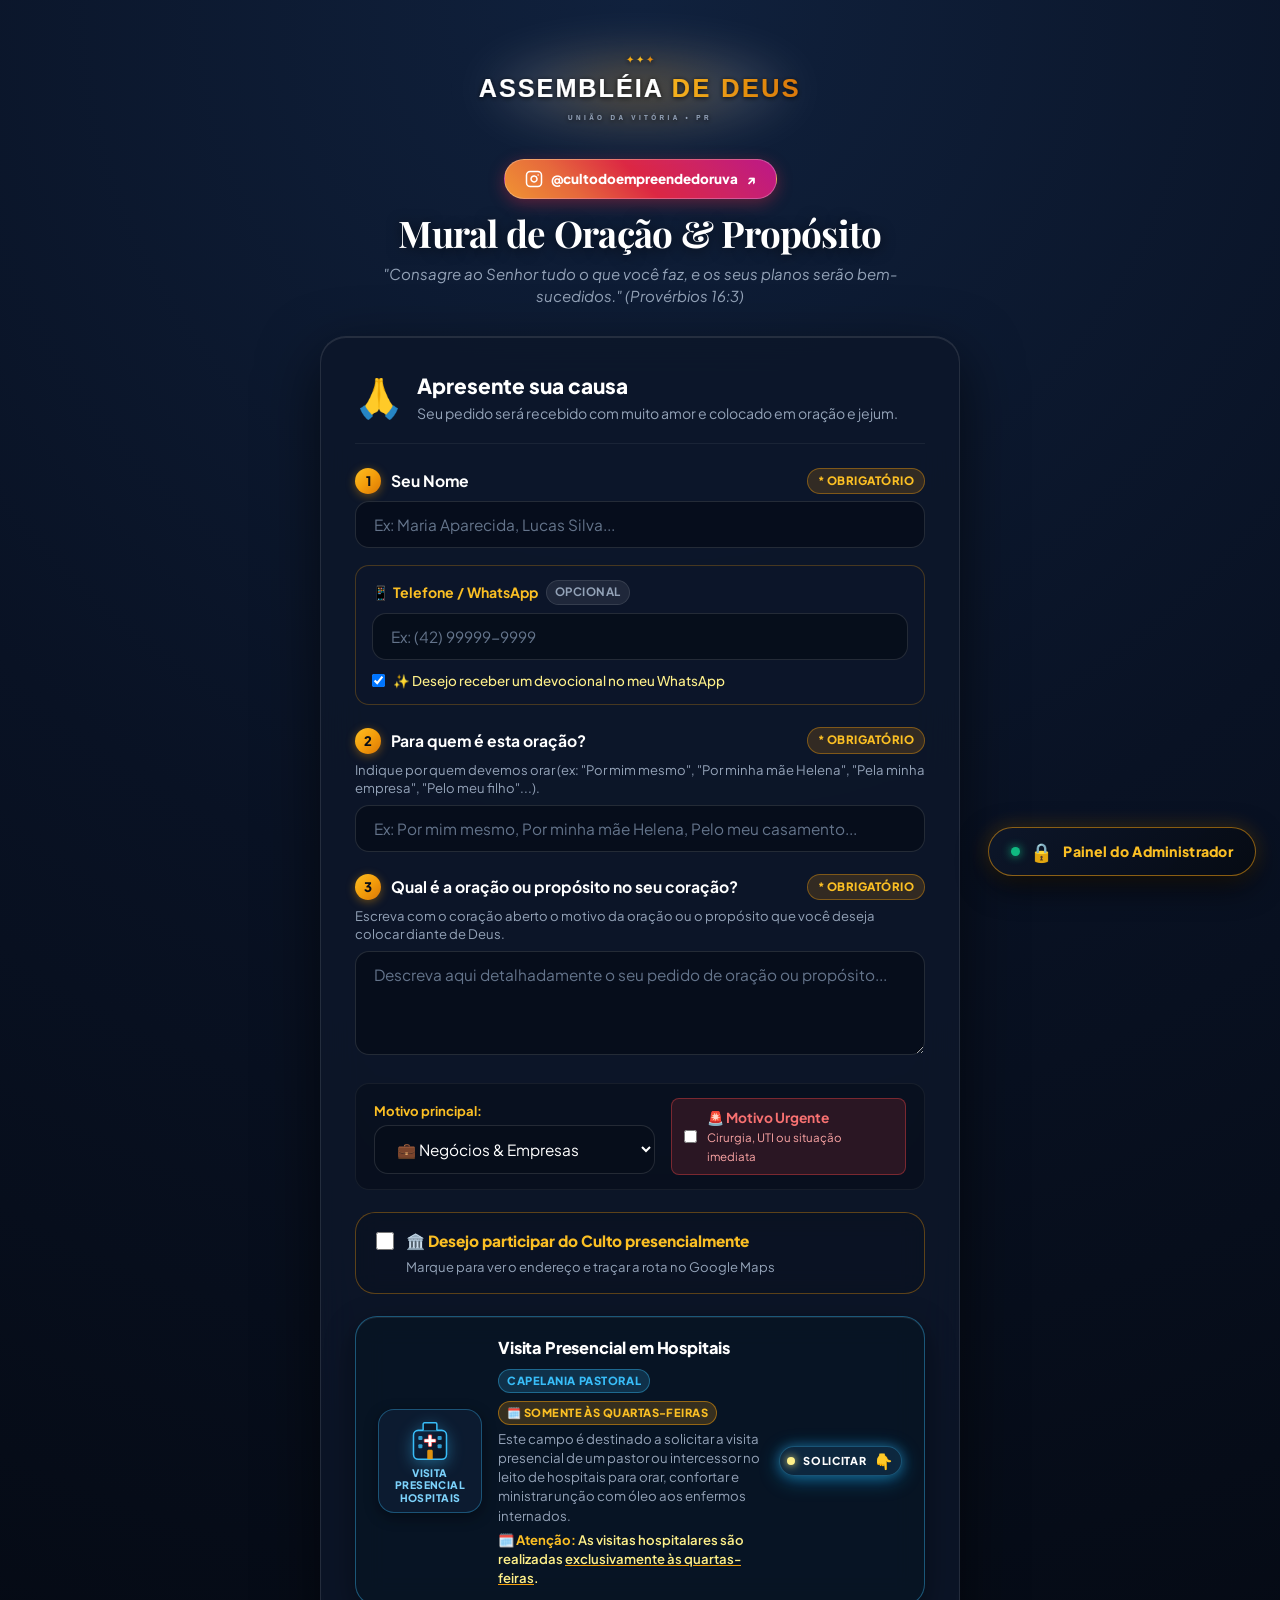
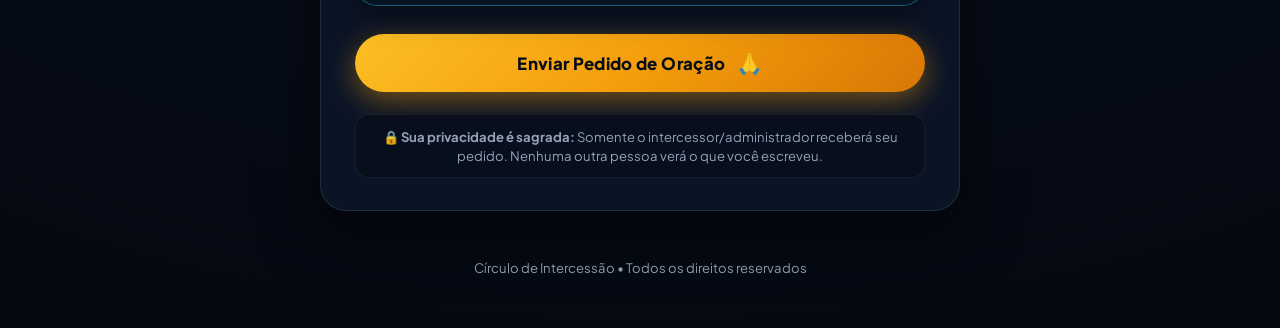
<file: index.html>
<!DOCTYPE html>
<html lang="pt-BR">
<head>
  <meta charset="UTF-8">
  <meta name="viewport" content="width=device-width, initial-scale=1.0, maximum-scale=5.0, viewport-fit=cover">
  <meta name="theme-color" content="#060b14">
  <meta name="apple-mobile-web-app-capable" content="yes">
  <meta name="apple-mobile-web-app-status-bar-style" content="black-translucent">
  <meta name="apple-mobile-web-app-title" content="Culto do Empreendedor">
  <meta name="mobile-web-app-capable" content="yes">
  <meta name="format-detection" content="telephone=no">
  <title>Deixe seu Pedido de Oração - Culto do Empreendedor União da Vitória PR</title>
  <!-- Google Fonts -->
  <link rel="preconnect" href="https://fonts.googleapis.com">
  <link rel="preconnect" href="https://fonts.gstatic.com" crossorigin>
  <link href="https://fonts.googleapis.com/css2?family=Plus+Jakarta+Sans:wght@300;400;500;600;700;800&family=Playfair+Display:ital,wght@0,600;0,700;1,600&display=swap" rel="stylesheet">
  <link rel="stylesheet" href="style.css">
</head>
<body class="public-page">
  <div class="public-container">
    
    <!-- Top Header Público com Logo Oficial Estilosa -->
    <header class="public-header">
      <div class="logo-wrapper">
        <div class="logo-glow-aura"></div>
        <img src="logo.svg" 
             alt="Igreja Evangélica Assembleia de Deus - União da Vitória PR" 
             class="culto-logo">
      </div>
      <!-- Botão Instagram Oficial -->
      <a href="https://www.instagram.com/cultodoempreendedoruva/" 
         target="_blank" 
         rel="noopener noreferrer" 
         class="btn-instagram-pill"
         title="Acompanhe o Culto do Empreendedor no Instagram @cultodoempreendedoruva">
        <svg class="insta-icon" viewBox="0 0 24 24" width="18" height="18" fill="none" stroke="currentColor" stroke-width="2" stroke-linecap="round" stroke-linejoin="round">
          <rect x="2" y="2" width="20" height="20" rx="5" ry="5"></rect>
          <path d="M16 11.37A4 4 0 1 1 12.63 8 4 4 0 0 1 16 11.37z"></path>
          <line x1="17.5" y1="6.5" x2="17.51" y2="6.5"></line>
        </svg>
        <span>@cultodoempreendedoruva</span>
        <span class="insta-arrow">↗</span>
      </a>

      <h1 class="public-title">Mural de Oração & Propósito</h1>
      <p class="public-subtitle">
        "Consagre ao Senhor tudo o que você faz, e os seus planos serão bem-sucedidos." (Provérbios 16:3)
      </p>
    </header>

    <!-- Card Principal do Formulário -->
    <main class="form-card" id="form-card-container">
      <div class="card-intro">
        <div class="intro-icon">🙏</div>
        <div>
          <h2 class="card-intro-title">Apresente sua causa</h2>
          <p class="card-intro-desc">Seu pedido será recebido com muito amor e colocado em oração e jejum.</p>
        </div>
      </div>

      <form id="prayer-public-form" class="public-form">
        
        <!-- CAMPO 1: Nome de quem está enviando + Telefone (Opcional) -->
        <div class="form-field">
          <label for="sender-name" class="field-label">
            <span class="label-number">1</span>
            <span>Seu Nome</span>
            <span class="badge-mandatory">* Obrigatório</span>
          </label>
          <div class="input-wrap">
            <input type="text" id="sender-name" placeholder="Ex: Maria Aparecida, Lucas Silva..." autocomplete="name" required>
          </div>

          <!-- Opção de Telefone para receber Devocional (Opcional) -->
          <div class="phone-devotional-box" id="box-phone-devotional">
            <div class="phone-input-header">
              <label for="sender-phone" class="phone-label">
                <span>📱 Telefone / WhatsApp</span>
                <span class="badge-optional">Opcional</span>
              </label>
            </div>
            <div class="input-wrap">
              <input type="tel" id="sender-phone" placeholder="Ex: (42) 99999-9999" autocomplete="tel">
            </div>
            <label class="checkbox-inline devotional-checkbox">
              <input type="checkbox" id="check-want-devotional" checked>
              <span>✨ Desejo receber um devocional no meu WhatsApp</span>
            </label>
          </div>
        </div>

        <!-- CAMPO 2: Para quem é a oração -->
        <div class="form-field">
          <label for="target-person" class="field-label">
            <span class="label-number">2</span>
            <span>Para quem é esta oração?</span>
            <span class="badge-mandatory">* Obrigatório</span>
          </label>
          <p class="field-help">Indique por quem devemos orar (ex: "Por mim mesmo", "Por minha mãe Helena", "Pela minha empresa", "Pelo meu filho"...).</p>
          <div class="input-wrap">
            <input type="text" id="target-person" placeholder="Ex: Por mim mesmo, Por minha mãe Helena, Pelo meu casamento..." required>
          </div>
        </div>

        <!-- CAMPO 3: A Oração ou Propósito -->
        <div class="form-field">
          <label for="prayer-purpose" class="field-label">
            <span class="label-number">3</span>
            <span>Qual é a oração ou propósito no seu coração?</span>
            <span class="badge-mandatory">* Obrigatório</span>
          </label>
          <p class="field-help">Escreva com o coração aberto o motivo da oração ou o propósito que você deseja colocar diante de Deus.</p>
          <div class="input-wrap">
            <textarea id="prayer-purpose" rows="4" placeholder="Descreva aqui detalhadamente o seu pedido de oração ou propósito..." required></textarea>
          </div>
        </div>

        <!-- Categoria e Opção de Urgência -->
        <div class="form-field form-field-row">
          <div class="field-sub">
            <label for="prayer-category" class="sub-label">Motivo principal:</label>
            <select id="prayer-category">
              <option value="Negócios">💼 Negócios & Empresas</option>
              <option value="Vendas & Clientes">📈 Vendas & Novos Clientes</option>
              <option value="Trabalho">🏢 Emprego & Carreira</option>
              <option value="Finanças">💰 Provisão & Finanças</option>
              <option value="Família">🏡 Família & Casamento</option>
              <option value="Saúde">🩺 Saúde & Cura</option>
              <option value="Espiritual">🕊️ Sabedoria & Vida Espiritual</option>
              <option value="Gratidão">🙌 Gratidão por Conquistas</option>
              <option value="Outros">✨ Outro Motivo</option>
            </select>
          </div>

          <label class="urgent-toggle">
            <input type="checkbox" id="check-urgent-prayer">
            <div class="urgent-toggle-content">
              <span>🚨 Motivo Urgente</span>
              <small>Cirurgia, UTI ou situação imediata</small>
            </div>
          </label>
        </div>

        <!-- OPÇÃO: Deseja participar do Culto Presencialmente? -->
        <div class="church-invite-card">
          <label class="church-invite-header" for="check-attend-service">
            <input type="checkbox" id="check-attend-service">
            <div class="invite-header-text">
              <span class="invite-title">🏛️ Desejo participar do Culto presencialmente</span>
              <span class="invite-desc">Marque para ver o endereço e traçar a rota no Google Maps</span>
            </div>
          </label>

          <!-- Detalhes do Local e Link do Google Maps -->
          <div id="church-location-details" class="church-location-box hidden">
            <div class="location-badge">📍 Onde nos encontrar</div>
            <h4 class="church-name">Igreja Assembleia de Deus • Templo Sede</h4>
            <p class="church-address">
              <strong>Rua Ipiranga, 357</strong> — Centro<br>
              União da Vitória - PR
            </p>
            <p class="church-welcome-note">
              ✨ <em>Você e sua família são nossos convidados especiais! Venha receber uma oração presencial e uma palavra de vitória para a sua vida e seus negócios.</em>
            </p>
            
            <div class="location-buttons-row">
              <a href="https://maps.google.com/?q=Rua+Ipiranga,+357+-+Centro,+União+da+Vitória+-+PR" 
                 target="_blank" 
                 rel="noopener noreferrer" 
                 class="btn-maps-link" 
                 title="Abrir no aplicativo Google Maps">
                <span>📍 Abrir no Google Maps</span>
                <span class="maps-arrow">↗</span>
              </a>

              <a href="https://www.instagram.com/cultodoempreendedoruva/" 
                 target="_blank" 
                 rel="noopener noreferrer" 
                 class="btn-instagram-secondary" 
                 title="Seguir @cultodoempreendedoruva no Instagram">
                <svg class="insta-icon" viewBox="0 0 24 24" width="16" height="16" fill="none" stroke="currentColor" stroke-width="2">
                  <rect x="2" y="2" width="20" height="20" rx="5" ry="5"></rect>
                  <path d="M16 11.37A4 4 0 1 1 12.63 8 4 4 0 0 1 16 11.37z"></path>
                  <line x1="17.5" y1="6.5" x2="17.51" y2="6.5"></line>
                </svg>
                <span>@cultodoempreendedoruva</span>
                <span class="maps-arrow">↗</span>
              </a>
            </div>
          </div>
        </div>

        <!-- OPÇÃO ESPECIAL: Visita Presencial em Hospitais -->
        <div class="hospital-visit-card" id="hospital-visit-card">
          <label class="hospital-card-header" for="check-hospital-visit">
            <div class="hospital-card-header-top-row">
              <!-- Ícone com Desenho de Hospital e Texto Pequeno Embaixo -->
              <div class="hospital-icon-wrapper">
                <svg class="hospital-svg-icon" viewBox="0 0 64 64" fill="none" xmlns="http://www.w3.org/2000/svg">
                  <!-- Prédio Hospitalar -->
                  <rect x="8" y="18" width="48" height="42" rx="7" fill="url(#hospGrad)" stroke="#38bdf8" stroke-width="2.2"/>
                  <path d="M22 18V9C22 7.89543 22.8954 7 24 7H40C41.1046 7 42 7.89543 42 9V18" stroke="#38bdf8" stroke-width="2.2" fill="#0b1728"/>
                  <!-- Cruz Médica Branca/Vermelha de Hospital -->
                  <rect x="29" y="24" width="6" height="18" rx="1.5" fill="#ef4444"/>
                  <rect x="23" y="30" width="18" height="6" rx="1.5" fill="#ef4444"/>
                  <rect x="30" y="25" width="4" height="16" rx="1" fill="#ffffff"/>
                  <rect x="24" y="31" width="16" height="4" rx="1" fill="#ffffff"/>
                  <!-- Janelas do Hospital -->
                  <rect x="15" y="26" width="6" height="6" rx="1.5" fill="#38bdf8" opacity="0.8"/>
                  <rect x="43" y="26" width="6" height="6" rx="1.5" fill="#38bdf8" opacity="0.8"/>
                  <rect x="15" y="38" width="6" height="6" rx="1.5" fill="#38bdf8" opacity="0.8"/>
                  <rect x="43" y="38" width="6" height="6" rx="1.5" fill="#38bdf8" opacity="0.8"/>
                  <!-- Porta do Hospital -->
                  <path d="M28 60V48C28 46.8954 28.8954 46 30 46H34C35.1046 46 36 46.8954 36 48V60" fill="#f59e0b" opacity="0.9"/>
                  <defs>
                    <linearGradient id="hospGrad" x1="8" y1="18" x2="56" y2="60" gradientUnits="userSpaceOnUse">
                      <stop stop-color="#0f2642"/>
                      <stop offset="1" stop-color="#071220"/>
                    </linearGradient>
                  </defs>
                </svg>
                <span class="hospital-sub-label">visita presencial hospitais</span>
              </div>

              <div class="hospital-header-text">
                <div class="hospital-header-top">
                  <span class="hospital-title">Visita Presencial em Hospitais</span>
                  <span class="badge-capelania">Capelania Pastoral</span>
                  <span class="badge-wednesday">🗓️ Somente às Quartas-feiras</span>
                </div>
                <p class="hospital-desc">
                  Este campo é destinado a solicitar a visita presencial de um pastor ou intercessor no leito de hospitais para orar, confortar e ministrar unção com óleo aos enfermos internados.
                  <span class="hospital-day-highlight">🗓️ <strong>Atenção:</strong> As visitas hospitalares são realizadas <u>exclusivamente às quartas-feiras</u>.</span>
                </p>
              </div>
            </div>

            <div class="hospital-checkbox-wrap">
              <input type="checkbox" id="check-hospital-visit">
              <span class="toggle-hint-pill floating-solicitar-btn">
                <span class="btn-pulse-dot"></span>
                <span class="btn-solicitar-text">SOLICITAR</span>
                <span class="btn-solicitar-arrow">👇</span>
              </span>
            </div>
          </label>

          <!-- Formulário Expansível com as Perguntas da Visita -->
          <div id="hospital-visit-form-details" class="hospital-visit-form-details hidden">
            <div class="hospital-info-banner">
              <strong>🕊️ Assistência Espiritual no Leito (Capelania):</strong><br>
              Nossa equipe pastoral realiza visitas hospitalares para orar pelo paciente e abençoar a família.

              <!-- AVISO OFICIAL: DIAS DE VISITA -->
              <div class="hospital-wednesday-notice">
                🗓️ <strong>Observação Importante:</strong> As visitas hospitalares só podem ser realizadas <u>nas quartas-feiras</u> pela nossa equipe de pastores e obreiros.
              </div>

              <div style="margin-top: 8px; padding: 8px 12px; background: rgba(56, 189, 248, 0.15); border-radius: 10px; border-left: 3px solid #38bdf8; font-size: 0.83rem; color: #e0f2fe; line-height: 1.4;">
                ✨ <strong>Facilidade:</strong> Ao solicitar a visita hospitalar aqui embaixo, <u>não é necessário preencher o cadastro de cima</u>. Cuidaremos de tudo com base nos dados informados neste campo!
              </div>


            </div>

            <div class="hospital-grid-fields">
              
              <!-- Pergunta 1: Desejo visita -->
              <div class="hosp-field-group full-width">
                <label class="checkbox-inline" style="color: #7dd3fc; font-weight: 700;">
                  <input type="checkbox" id="hosp-confirm-desejo" checked>
                  <span>Desejo e solicito visita pastoral no leito do hospital</span>
                </label>
              </div>

              <!-- Pergunta 2: Nome do Paciente -->
              <div class="hosp-field-group">
                <label for="hosp-patient-name" class="hosp-field-label">
                  <span>Nome do Paciente / Enfermo:</span>
                  <span class="req">*</span>
                </label>
                <input type="text" id="hosp-patient-name" class="hosp-input" placeholder="Ex: José Carlos de Oliveira">
              </div>

              <!-- Pergunta: Telefone do Paciente -->
              <div class="hosp-field-group">
                <label for="hosp-patient-phone" class="hosp-field-label">
                  <span>📱 Telefone / WhatsApp do Paciente:</span>
                  <span class="badge-optional">Opcional</span>
                </label>
                <input type="tel" id="hosp-patient-phone" class="hosp-input" placeholder="Ex: (42) 99999-9999">
              </div>

              <!-- Pergunta 3: Nome do Hospital -->
              <div class="hosp-field-group">
                <label for="hosp-select-hospital" class="hosp-field-label">
                  <span>Nome do Hospital:</span>
                  <span class="req">*</span>
                </label>
                <select id="hosp-select-hospital" class="hosp-select">
                  <option value="">Selecione o hospital...</option>
                  <option value="Hospital APMI (União da Vitória)">Hospital APMI — União da Vitória (PR)</option>
                  <option value="Hospital Regional São Camilo (União da Vitória)">Hospital Regional São Camilo — União da Vitória (PR)</option>
                  <option value="Hospital de Caridade São Braz (Porto União)">Hospital de Caridade São Braz — Porto União (SC)</option>
                  <option value="Outro Hospital / Casa de Repouso">Outro Hospital / Clínica (especificar abaixo)</option>
                </select>
                <input type="text" id="hosp-custom-hospital" class="hosp-input hidden" placeholder="Digite o nome do hospital ou clínica..." style="margin-top: 6px;">
              </div>

              <!-- Pergunta: Número do Quarto / Leito / Ala -->
              <div class="hosp-field-group">
                <label for="hosp-room-number" class="hosp-field-label">
                  <span>Número do Quarto / Leito / Ala:</span>
                  <span class="req">*</span>
                </label>
                <input type="text" id="hosp-room-number" class="hosp-input" placeholder="Ex: Quarto 204, Leito 3 (Ala Clínica)">
              </div>

              <!-- Pergunta: Contato do Acompanhante / Familiar (Opcional) -->
              <div class="hosp-field-group">
                <label for="hosp-contact-phone" class="hosp-field-label">
                  <span>Telefone / WhatsApp do Acompanhante:</span>
                  <span class="badge-optional">Opcional</span>
                </label>
                <input type="tel" id="hosp-contact-phone" class="hosp-input" placeholder="Ex: (42) 99999-9999">
              </div>

              <!-- Pergunta: OBSERVAÇÃO -->
              <div class="hosp-field-group full-width">
                <label for="hosp-visit-notes" class="hosp-field-label">
                  <span>OBSERVAÇÃO:</span>
                  <span class="badge-optional">Opcional</span>
                </label>
                <input type="text" id="hosp-visit-notes" class="hosp-input" placeholder="Ex: Detalhes sobre o paciente, horários preferenciais para quarta-feira...">
                <span class="hosp-privacy-tag">
                  🗓️ <strong>Dia de Visitas:</strong> Quartas-feiras • 🔒 Informações mantidas em absoluto sigilo pastoral.
                </span>
              </div>

            </div>
          </div>
        </div>

        <!-- Botão de Envio -->
        <button type="submit" class="btn-submit-prayer" id="btn-submit-prayer">
          <span>Enviar Pedido de Oração</span>
          <span class="btn-arrow">🙏</span>
        </button>

        <p class="privacy-notice">
          🔒 <strong>Sua privacidade é sagrada:</strong> Somente o intercessor/administrador receberá seu pedido. Nenhuma outra pessoa verá o que você escreveu.
        </p>
      </form>
    </main>

    <!-- Tela de Agradecimento e Confirmação (Exibida após envio) -->
    <div class="confirmation-card hidden" id="confirmation-container">
      <div class="conf-icon">🕊️✨</div>
      <h2 class="conf-title">Seu pedido foi recebido com amor!</h2>
      <p class="conf-desc">
        Apresentamos a sua causa diante de Deus. Fique em paz e creia que o Senhor está cuidando de tudo no tempo perfeito.
      </p>

      <div class="conf-details">
        <div class="conf-detail-item">
          <strong>Quem pediu:</strong>
          <span id="conf-sender-name">—</span>
        </div>
        <div class="conf-detail-item hidden" id="conf-phone-row">
          <strong>WhatsApp / Devocional:</strong>
          <span id="conf-sender-phone">—</span>
        </div>
        <div class="conf-detail-item">
          <strong>Intercedendo por:</strong>
          <span id="conf-target-person">—</span>
        </div>
        <div class="conf-detail-item">
          <strong>Propósito:</strong>
          <span id="conf-purpose">—</span>
        </div>
      </div>

      <div class="conf-verse">
        <em>"O Senhor te abençoe e te guarde; o Senhor faça resplandecer o seu rosto sobre ti e tenha misericórdia de ti; o Senhor sobre ti levante o seu rosto e te dê a paz."</em>
        <cite>— Números 6:24-26</cite>
      </div>

      <!-- Convite Presencial na Confirmação -->
      <div class="conf-church-location">
        <div class="conf-loc-icon">🏛️</div>
        <div class="conf-loc-content">
          <h4 class="conf-loc-title">Venha Orar Conosco Presencialmente!</h4>
          <p class="conf-loc-address">
            <strong>Igreja Assembleia de Deus • Templo Sede</strong><br>
            Rua Ipiranga, 357 — Centro, União da Vitória - PR
          </p>
          <p class="conf-loc-invite-sub">
            Participe dos nossos cultos e receba uma palavra e oração pastoral para você, sua família e seus negócios.
          </p>
        </div>
      </div>

      <!-- Alerta de Confirmação da Visita Hospitalar -->
      <div id="conf-hosp-box" class="conf-church-location hidden" style="border-color: rgba(56, 189, 248, 0.5); background: rgba(8, 24, 44, 0.8);">
        <div class="conf-loc-icon">🏥</div>
        <div class="conf-loc-content">
          <h4 class="conf-loc-title" style="color: #38bdf8;">Solicitação de Visita Hospitalar Registrada!</h4>
          <p class="conf-loc-address" style="color: #cbd5e1;">
            Nossa equipe de assistência pastoral e capelania entrará em contato com o acompanhante para confirmar os horários de visitação no hospital.
          </p>
          <div style="margin-top: 6px; padding: 7px 12px; background: rgba(245, 158, 11, 0.15); border-left: 3px solid #f59e0b; border-radius: 8px; font-size: 0.82rem; color: #fef08a;">
            🗓️ <strong>Atenção:</strong> Lembramos que as visitas hospitalares são realizadas <u>exclusivamente às quartas-feiras</u>.
          </div>
          <div style="font-size: 0.82rem; color: #7dd3fc; margin-top: 6px; padding: 8px 12px; background: rgba(56, 189, 248, 0.1); border-radius: 8px; border: 1px dashed rgba(56, 189, 248, 0.3);">
            <span id="conf-hosp-summary">—</span>
          </div>
        </div>
      </div>

      <!-- Painel de Ações Coordenadas e Simétricas -->
      <div class="conf-coordinated-actions">
        <!-- Linha Superior: 2 Botões de Conexão Simétricos (Google Maps e Instagram Oficial) -->
        <div class="conf-buttons-row-dual">
          <!-- 1. Google Maps -->
          <a href="https://maps.google.com/?q=Rua+Ipiranga,+357+-+Centro,+União+da+Vitória+-+PR" 
             target="_blank" 
             rel="noopener noreferrer" 
             class="btn-conf-sym btn-conf-sym-maps"
             title="Abrir rota no Google Maps para o Templo Sede em União da Vitória - PR">
            <span class="sym-btn-icon">📍</span>
            <div class="sym-btn-text-group">
              <span class="sym-btn-sub">Localização</span>
              <strong class="sym-btn-title">Google Maps</strong>
            </div>
            <span class="sym-btn-arrow">↗</span>
          </a>

          <!-- 2. Instagram Culto do Empreendedor -->
          <a href="https://www.instagram.com/cultodoempreendedoruva/" 
             target="_blank" 
             rel="noopener noreferrer" 
             class="btn-conf-sym btn-conf-sym-insta"
             title="Siga o perfil oficial @cultodoempreendedoruva no Instagram">
            <svg class="sym-btn-icon insta-svg-sym" viewBox="0 0 24 24" width="20" height="20" fill="none" stroke="currentColor" stroke-width="2" stroke-linecap="round" stroke-linejoin="round">
              <rect x="2" y="2" width="20" height="20" rx="5" ry="5"></rect>
              <path d="M16 11.37A4 4 0 1 1 12.63 8 4 4 0 0 1 16 11.37z"></path>
              <line x1="17.5" y1="6.5" x2="17.51" y2="6.5"></line>
            </svg>
            <div class="sym-btn-text-group">
              <span class="sym-btn-sub">Instagram Oficial</span>
              <strong class="sym-btn-title">@cultodoempreendedoruva</strong>
            </div>
            <span class="sym-btn-arrow">↗</span>
          </a>
        </div>

        <!-- Linha Inferior: Botão Principal de Enviar Outro Pedido -->
        <button type="button" class="btn-conf-sym btn-conf-sym-submit" id="btn-new-submission" title="Preencher e enviar outro pedido de oração">
          <span class="sym-btn-icon">🕊️</span>
          <div class="sym-btn-text-group">
            <span class="sym-btn-sub">Apresentar Outra Causa</span>
            <strong class="sym-btn-title">Enviar Outro Pedido de Oração</strong>
          </div>
          <span class="sym-btn-arrow">↺</span>
        </button>
      </div>
    </div>

    <!-- Footer -->
    <footer class="public-footer">
      <p>Círculo de Intercessão • Todos os direitos reservados</p>
    </footer>

  </div>

  <!-- Botão Flutuante Fixo do Painel do Administrador (Sempre visível no rodapé no canto direito) -->
  <a href="admin.html" id="btn-floating-admin" class="btn-floating-admin" title="Painel do Administrador (Acesso Restrito)">
    <span class="floating-admin-pulse"></span>
    <span class="floating-admin-icon">🔒</span>
    <span class="floating-admin-text">Painel do Administrador</span>
  </a>

  <script src="pedir.js"></script>
</body>
</html>
</file>
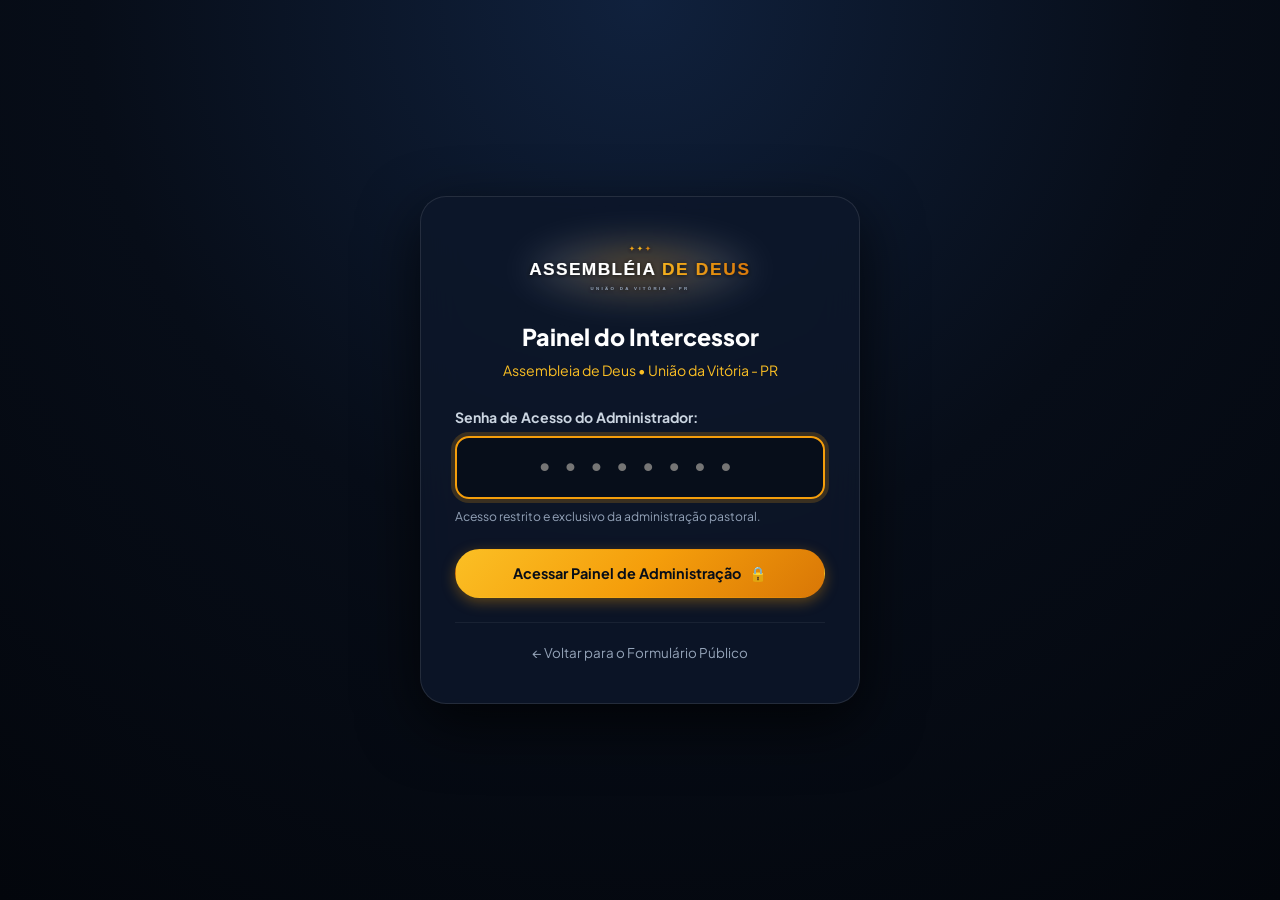
<file: admin.html>
<!DOCTYPE html>
<html lang="pt-BR">
<head>
  <meta charset="UTF-8">
  <meta name="viewport" content="width=device-width, initial-scale=1.0, maximum-scale=5.0, viewport-fit=cover">
  <meta name="theme-color" content="#060b14">
  <meta name="apple-mobile-web-app-capable" content="yes">
  <meta name="apple-mobile-web-app-status-bar-style" content="black-translucent">
  <meta name="apple-mobile-web-app-title" content="Painel do Intercessor">
  <meta name="mobile-web-app-capable" content="yes">
  <meta name="format-detection" content="telephone=no">
  <title>Painel do Intercessor - Mural Privado de Oração</title>
  <!-- Google Fonts -->
  <link rel="preconnect" href="https://fonts.googleapis.com">
  <link rel="preconnect" href="https://fonts.gstatic.com" crossorigin>
  <link href="https://fonts.googleapis.com/css2?family=Plus+Jakarta+Sans:wght@300;400;500;600;700;800&family=Playfair+Display:ital,wght@0,600;0,700;1,600&display=swap" rel="stylesheet">
  <link rel="stylesheet" href="style.css">
</head>
<body class="admin-page">

  <!-- TELA DE LOGIN / PIN DO ADMINISTRADOR -->
  <div id="admin-login-screen" class="login-overlay">
    <div class="login-card">
      <div class="login-header">
        <div class="login-logo-wrapper">
          <div class="logo-glow-aura small"></div>
          <img src="logo.svg" 
               alt="Igreja Evangélica Assembleia de Deus - União da Vitória PR" 
               class="admin-login-logo">
        </div>
        <h2 class="login-title">Painel do Intercessor</h2>
        <p class="login-subtitle">Assembleia de Deus • União da Vitória - PR</p>
      </div>

      <form id="admin-login-form" class="login-form">
        <div class="pin-input-group">
          <label for="admin-pin-input">Senha de Acesso do Administrador:</label>
          <input type="password" id="admin-pin-input" maxlength="20" placeholder="••••••••" autocomplete="current-password" required autofocus>
          <small class="pin-hint" style="color: var(--text-muted);">Acesso restrito e exclusivo da administração pastoral.</small>
        </div>

        <button type="submit" class="btn btn-primary btn-block">
          <span>Acessar Painel de Administração</span>
          <span>🔒</span>
        </button>

        <p id="login-error-msg" class="login-error hidden">
          ⚠️ Senha incorreta. Acesso restrito exclusivamente ao administrador.
        </p>
      </form>
      <div class="login-footer">
        <a href="index.html" class="btn-link">← Voltar para o Formulário Público</a>
      </div>
    </div>
  </div>

  <!-- PAINEL PRINCIPAL DO ADMINISTRADOR (Exibido após autenticar) -->
  <div id="admin-main-dashboard" class="admin-dashboard hidden">
    
    <!-- Topbar Admin -->
    <header class="admin-topbar">
      <div class="admin-topbar-inner max-w">
        <div class="admin-brand">
          <img src="logo.svg" 
               alt="Igreja Evangélica Assembleia de Deus - União da Vitória PR" 
               class="admin-brand-logo">
          <div>
            <h1 class="admin-title">Assembleia de Deus</h1>
            <p class="admin-role-badge">União da Vitória - PR • Painel de Oração</p>
          </div>
        </div>

        <div class="admin-actions">
          <div id="active-user-badge" class="active-user-pill" title="Obreiro conectado atualmente">
            <span class="user-pill-icon">👤</span>
            <div class="user-pill-info">
              <span class="user-pill-role" id="user-role-label">Obreiro</span>
              <strong class="user-pill-name" id="user-name-label">Carregando...</strong>
            </div>
          </div>
          <button id="btn-view-logs" class="btn btn-secondary btn-sm" title="Ver Histórico de Acessos e Intercessões">
            📋 Registro de Movimentações
          </button>
          <button id="btn-print-hospital" class="btn btn-secondary btn-sm btn-print-hosp-top" title="Gerar Lista em PDF das Visitas Feitas nos Hospitais">
            🏥 Visitas Hospitalares (PDF)
          </button>
          <button id="btn-print-list" class="btn btn-secondary btn-sm" title="Imprimir lista para o momento de oração">
            🖨️ Imprimir / PDF
          </button>
          <button id="btn-open-settings" class="btn btn-secondary btn-sm" title="Configurações e Senha">
            ⚙️ Configurações
          </button>
          <button id="btn-admin-logout" class="btn btn-subtle" title="Sair do painel">
            Sair 🚪
          </button>
        </div>
      </div>
    </header>

    <!-- Resumo & Estatísticas por Período -->
    <section class="admin-summary max-w">
      <div class="summary-cards-grid">
        <div class="summary-card active-card" data-period="all">
          <span class="sum-label">Total Geral</span>
          <span class="sum-count" id="count-total">0</span>
          <span class="sum-sub">Pedidos recebidos</span>
        </div>

        <div class="summary-card" data-period="today">
          <span class="sum-label">📅 Hoje</span>
          <span class="sum-count" id="count-today">0</span>
          <span class="sum-sub">Pedidos hoje</span>
        </div>

        <div class="summary-card" data-period="week">
          <span class="sum-label">🗓️ Esta Semana</span>
          <span class="sum-count" id="count-week">0</span>
          <span class="sum-sub">Últimos 7 dias</span>
        </div>

        <div class="summary-card" data-period="month">
          <span class="sum-label">📆 Este Mês</span>
          <span class="sum-count" id="count-month">0</span>
          <span class="sum-sub">Últimos 30 dias</span>
        </div>
      </div>
    </section>

    <!-- Barra de Filtros e Busca -->
    <section class="admin-filter-bar max-w">
      <!-- Seletor de Período (Hoje, Semana, Mês, Todos) -->
      <div class="period-tabs" id="period-tabs">
        <span class="filter-label">Período:</span>
        <button class="period-btn active" data-period="all">Todos</button>
        <button class="period-btn" data-period="today">📅 Por Dia (Hoje)</button>
        <button class="period-btn" data-period="week">🗓️ Por Semana</button>
        <button class="period-btn" data-period="month">📆 Por Mês</button>
      </div>

      <!-- Filtro por Status e Busca -->
      <div class="search-and-status">
        <div class="admin-search-box">
          <span>🔍</span>
          <input type="text" id="admin-search-input" placeholder="Buscar por nome, quem recebe ou propósito...">
        </div>

        <select id="select-status-filter" class="status-dropdown">
          <option value="all">Todos os Status</option>
          <option value="hospital">🏥 Visitas Hospitalares</option>
          <option value="pending">🟡 Aguardando Oração</option>
          <option value="prayed">🟢 Já Intercedido / Orado</option>
          <option value="answered">🎉 Graça Alcançada</option>
        </select>
      </div>
    </section>

    <!-- Mural de Pedidos do Administrador -->
    <main class="admin-content max-w">
      <div class="content-header-row">
        <h2 class="content-heading" id="view-title">Todos os Pedidos Recebidos</h2>
        <span class="content-counter" id="visible-counter">Exibindo 0 pedidos</span>
      </div>

      <!-- Grid de Cartões -->
      <div class="admin-prayers-grid" id="admin-prayers-grid">
        <!-- Renderizado dinamicamente pelo admin.js -->
      </div>

      <!-- Estado Vazio -->
      <div class="empty-state hidden" id="admin-empty-state">
        <div class="empty-icon">🕊️</div>
        <h3>Nenhum pedido encontrado neste período</h3>
        <p>Compartilhe o link do formulário público com as pessoas para receber os pedidos aqui.</p>
        <a href="index.html" class="btn btn-primary" style="margin-top: 14px;" target="_blank">
          Abrir Link do Formulário Público ↗️
        </a>
      </div>
    </main>

    <!-- MODAL: Configurações & Usuários / Contas de Acesso -->
    <div id="modal-settings" class="modal-overlay hidden">
      <div class="modal-card">
        <div class="modal-header">
          <h2 class="modal-title">⚙️ Configurações & Contas de Acesso</h2>
          <button class="btn-close-modal" id="btn-close-settings">&times;</button>
        </div>
        <div class="modal-body">
          <div class="obreiros-accounts-list">
            <label><strong>Contas Autorizadas da Administração:</strong></label>
            <div class="obreiros-accounts-grid">
              <div class="account-badge-item">
                <span class="acc-role admin">Administrador</span>
                <strong class="acc-name">Rodolfo</strong>
                <span class="acc-status">● Ativo</span>
              </div>
              <div class="account-badge-item">
                <span class="acc-role pastor">Pastor</span>
                <strong class="acc-name">Arnaldo</strong>
                <span class="acc-status">● Ativo</span>
              </div>
              <div class="account-badge-item">
                <span class="acc-role presbitero">Presbítero</span>
                <strong class="acc-name">Nilzon</strong>
                <span class="acc-status">● Ativo</span>
              </div>
              <div class="account-badge-item">
                <span class="acc-role presbitero">Presbítero</span>
                <strong class="acc-name">Moacir</strong>
                <span class="acc-status">● Ativo</span>
              </div>
            </div>
            <small style="color: var(--text-muted); display: block; margin-top: 6px;">
              Cada obreiro possui sua senha individual de acesso. Toda ação e intercessão realizada fica gravada com o nome do obreiro e data/hora.
            </small>
          </div>

          <div class="form-group" style="margin-top: 14px;">
            <label>Backup e Segurança dos Dados:</label>
            <div style="display: flex; gap: 10px; margin-top: 6px;">
              <button id="btn-admin-export" class="btn btn-secondary btn-sm">Salvar Backup (JSON)</button>
              <button id="btn-seed-samples" class="btn btn-subtle btn-sm">Carregar Exemplos</button>
            </div>
          </div>
        </div>
        <div class="modal-actions" style="padding: 16px 24px; border-top: 1px solid var(--border-color);">
          <button id="btn-close-settings-bottom" class="btn btn-secondary">Fechar</button>
        </div>
      </div>
    </div>

    <!-- MODAL: Registro de Movimentações & Histórico de Intercessões -->
    <div id="modal-audit-logs" class="modal-overlay hidden">
      <div class="modal-card modal-large">
        <div class="modal-header">
          <div>
            <h2 class="modal-title">📋 Registro de Movimentações da Área Administrativa</h2>
            <p class="modal-subtext">Histórico completo de acessos (login) e intercessões realizadas por cada obreiro</p>
          </div>
          <button class="btn-close-modal" id="btn-close-logs">&times;</button>
        </div>
        <div class="modal-body">
          <div class="logs-toolbar">
            <div class="logs-filter-group">
              <label for="filter-logs-obreiro"><strong>Filtrar por Obreiro:</strong></label>
              <select id="filter-logs-obreiro" class="status-dropdown">
                <option value="all">Todos os Obreiros</option>
                <option value="Rodolfo">Rodolfo (Admin)</option>
                <option value="Pastor Arnaldo">Pastor Arnaldo</option>
                <option value="Presbítero Nilzon">Presbítero Nilzon</option>
                <option value="Presbítero Moacir">Presbítero Moacir</option>
              </select>
            </div>
            <div id="logs-count-summary" class="logs-count-pill">
              0 movimentações registradas
            </div>
          </div>

          <!-- Tabela de Movimentações -->
          <div class="logs-table-wrap">
            <table class="logs-table">
              <thead>
                <tr>
                  <th>Data & Hora</th>
                  <th>Obreiro / Responsável</th>
                  <th>Tipo de Ação</th>
                  <th>Detalhes da Movimentação</th>
                </tr>
              </thead>
              <tbody id="logs-table-body">
                <!-- Preenchido dinamicamente via JS -->
              </tbody>
            </table>
          </div>

          <div id="logs-empty-state" class="empty-state hidden" style="padding: 24px;">
            <p>Nenhuma movimentação registrada até o momento.</p>
          </div>
        </div>
        <div class="modal-actions modal-actions-between" style="padding: 16px 24px; border-top: 1px solid var(--border-color);">
          <button id="btn-clear-logs" class="btn btn-subtle btn-sm" title="Limpar histórico de movimentações">Limpar Registros Antigos</button>
          <button id="btn-close-logs-bottom" class="btn btn-primary">Fechar</button>
        </div>
      </div>
    </div>

    <!-- MODAL: Testemunho / Graça Alcançada -->
    <div id="modal-admin-testimony" class="modal-overlay hidden">
      <div class="modal-card">
        <div class="modal-header">
          <h2 class="modal-title">🎉 Registrar Graça Alcançada</h2>
          <button class="btn-close-modal" id="btn-close-admin-testimony">&times;</button>
        </div>
        <div class="modal-body">
          <input type="hidden" id="target-prayer-id">
          <div class="form-group">
            <label for="admin-testimony-notes">Relato da Vitória ou Resposta de Oração:</label>
            <textarea id="admin-testimony-notes" rows="4" placeholder="Escreva como a oração foi respondida por Deus..."></textarea>
          </div>
        </div>
        <div class="modal-actions" style="padding: 16px 24px; border-top: 1px solid var(--border-color);">
          <button id="btn-confirm-testimony" class="btn btn-accent">Celebrar Graça 🙌</button>
        </div>
      </div>
    </div>

    <!-- MODAL: Imprimir / PDF de Visitas Hospitalares -->
    <div id="modal-print-hospital" class="modal-overlay hidden">
      <div class="modal-card modal-large">
        <div class="modal-header">
          <div>
            <h2 class="modal-title">🏥 Lista & Relatório de Visitas Hospitalares (PDF)</h2>
            <p class="modal-subtext">Culto do Empreendedor • Igreja Assembleia de Deus • União da Vitória - PR • <span style="color: #fbbf24; font-weight: 700;">🗓️ Visitas: Quartas-feiras</span></p>
          </div>
          <button class="btn-close-modal" id="btn-close-print-hospital">&times;</button>
        </div>
        <div class="modal-body">
          <div class="hosp-print-toolbar">
            <div class="hosp-print-filter-wrap">
              <label for="select-hosp-print-status"><strong>Filtrar Visitas:</strong></label>
              <select id="select-hosp-print-status" class="hosp-select-filter">
                <option value="all">Todas as Visitas Hospitalares</option>
                <option value="prayed">Visitas Feitas / Realizadas (🟢 Oradas no Leito)</option>
                <option value="pending">Visitas Pendentes (🟡 Aguardando Visita)</option>
                <option value="answered">Visitas Concluídas com Graça (🎉 Altas Médicas)</option>
              </select>
            </div>
            <div id="hosp-print-summary-count" class="hosp-print-count-badge">
              Carregando visitas...
            </div>
          </div>

          <!-- Documento Visual Pré-visualizado -->
          <div class="hosp-print-preview-scroll">
            <div id="hosp-print-sheet-content" class="hosp-print-sheet">
              <!-- Renderizado dinamicamente via JS -->
            </div>
          </div>
        </div>
        <div class="modal-actions modal-actions-between">
          <button id="btn-close-print-hosp-bottom" class="btn btn-secondary">Fechar</button>
          <button id="btn-confirm-print-hospital" class="btn btn-primary btn-print-hosp-action">
            🖨️ Imprimir / Salvar em PDF
          </button>
        </div>
      </div>
    </div>

  </div>

  <!-- Toast -->
  <div id="toast" class="toast hidden">
    <span id="toast-message">Mensagem</span>
  </div>

  <script src="admin.js"></script>
</body>
</html>
</file>
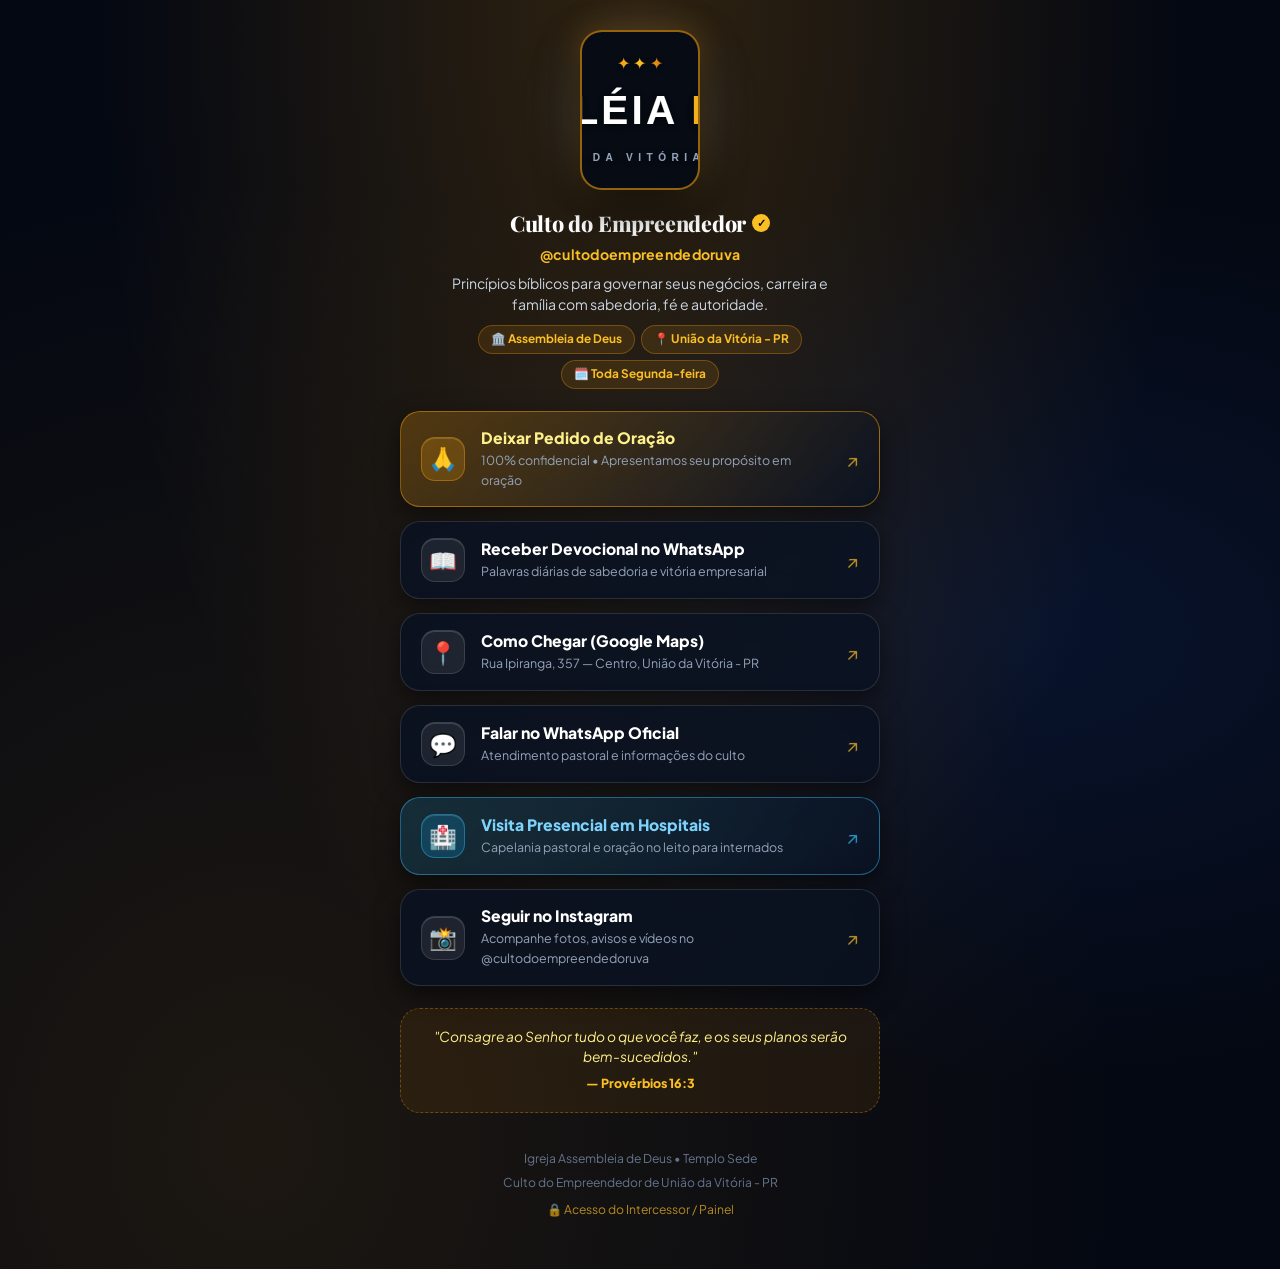
<file: bio-links.html>
<!DOCTYPE html>
<html lang="pt-BR">
<head>
  <meta charset="UTF-8">
  <meta name="viewport" content="width=device-width, initial-scale=1.0">
  <title>Culto do Empreendedor • União da Vitória PR - Links Oficiais</title>
  <!-- Google Fonts -->
  <link rel="preconnect" href="https://fonts.googleapis.com">
  <link rel="preconnect" href="https://fonts.gstatic.com" crossorigin>
  <link href="https://fonts.googleapis.com/css2?family=Plus+Jakarta+Sans:wght@300;400;500;600;700;800&family=Playfair+Display:ital,wght@0,600;0,700;1,600&display=swap" rel="stylesheet">
  <link rel="stylesheet" href="style.css">
  <style>
    /* Estilos Específicos para a Página de Links da Bio */
    body.bio-page {
      background: #040812;
      background-image: 
        radial-gradient(ellipse at 50% 0%, rgba(245, 158, 11, 0.18) 0%, transparent 60%),
        radial-gradient(ellipse at 80% 50%, rgba(37, 99, 235, 0.12) 0%, transparent 50%),
        radial-gradient(ellipse at 20% 90%, rgba(245, 158, 11, 0.1) 0%, transparent 60%);
      min-height: 100vh;
      display: flex;
      flex-direction: column;
      align-items: center;
      padding: 30px 18px 50px;
      color: #ffffff;
    }

    .bio-container {
      width: 100%;
      max-width: 480px;
      display: flex;
      flex-direction: column;
      align-items: center;
      gap: 22px;
    }

    .bio-avatar-block {
      display: flex;
      flex-direction: column;
      align-items: center;
      text-align: center;
      position: relative;
    }

    .bio-logo-aura {
      position: absolute;
      width: 140px;
      height: 180px;
      top: -10px;
      border-radius: 50%;
      background: radial-gradient(circle, rgba(245, 158, 11, 0.5) 0%, rgba(59, 130, 246, 0.25) 55%, transparent 75%);
      filter: blur(24px);
      animation: auraPulse 4s infinite ease-in-out;
      pointer-events: none;
    }

    .bio-logo-img {
      width: 120px;
      height: auto;
      aspect-ratio: 3/4;
      object-fit: cover;
      border-radius: 22px;
      border: 2px solid rgba(245, 158, 11, 0.6);
      box-shadow: 0 16px 40px rgba(0, 0, 0, 0.8), 0 0 30px rgba(245, 158, 11, 0.3);
      position: relative;
      z-index: 2;
      background: #060b14;
    }

    .bio-username {
      margin-top: 16px;
      font-size: 1.35rem;
      font-weight: 800;
      color: #ffffff;
      display: flex;
      align-items: center;
      gap: 6px;
      font-family: var(--font-serif);
      letter-spacing: -0.01em;
    }

    .verified-badge {
      display: inline-flex;
      align-items: center;
      justify-content: center;
      background: #fbbf24;
      color: #040812;
      border-radius: 50%;
      width: 18px;
      height: 18px;
      font-size: 11px;
      font-weight: 900;
    }

    .bio-handle {
      font-size: 0.88rem;
      font-weight: 700;
      color: #fbbf24;
      margin-top: 2px;
      letter-spacing: 0.02em;
    }

    .bio-desc {
      font-size: 0.88rem;
      color: #cbd5e1;
      line-height: 1.5;
      margin-top: 8px;
      max-width: 380px;
    }

    .bio-tags {
      display: flex;
      flex-wrap: wrap;
      gap: 6px;
      justify-content: center;
      margin-top: 10px;
    }

    .bio-tag {
      font-size: 0.74rem;
      font-weight: 700;
      padding: 4px 12px;
      border-radius: 9999px;
      background: rgba(245, 158, 11, 0.12);
      border: 1px solid rgba(245, 158, 11, 0.3);
      color: #fbbf24;
    }

    /* Lista de Botões de Ação da Bio */
    .bio-links-list {
      width: 100%;
      display: flex;
      flex-direction: column;
      gap: 14px;
    }

    .bio-link-card {
      position: relative;
      display: flex;
      align-items: center;
      gap: 16px;
      padding: 16px 20px;
      border-radius: 20px;
      background: rgba(10, 18, 34, 0.85);
      border: 1.5px solid rgba(255, 255, 255, 0.12);
      color: #ffffff;
      text-decoration: none;
      box-shadow: 0 8px 24px rgba(0, 0, 0, 0.5);
      transition: all 0.3s cubic-bezier(0.16, 1, 0.3, 1);
      backdrop-filter: blur(14px);
    }

    .bio-link-card:hover {
      transform: translateY(-3px) scale(1.015);
      border-color: rgba(245, 158, 11, 0.6);
      box-shadow: 0 14px 34px rgba(245, 158, 11, 0.25), 0 0 20px rgba(245, 158, 11, 0.2);
      background: rgba(18, 30, 56, 0.95);
      color: #ffffff;
    }

    .bio-link-card.primary-gold {
      background: linear-gradient(135deg, rgba(245, 158, 11, 0.25) 0%, rgba(10, 18, 34, 0.9) 100%);
      border-color: rgba(245, 158, 11, 0.5);
    }

    .bio-link-card.primary-gold:hover {
      border-color: #fbbf24;
      background: linear-gradient(135deg, rgba(245, 158, 11, 0.35) 0%, rgba(18, 30, 56, 0.98) 100%);
    }

    .bio-link-icon {
      width: 44px;
      height: 44px;
      border-radius: 14px;
      display: flex;
      align-items: center;
      justify-content: center;
      font-size: 1.4rem;
      flex-shrink: 0;
      background: rgba(255, 255, 255, 0.08);
      border: 1px solid rgba(255, 255, 255, 0.12);
      box-shadow: inset 0 1px 0 rgba(255, 255, 255, 0.15);
    }

    .primary-gold .bio-link-icon {
      background: rgba(245, 158, 11, 0.2);
      border-color: rgba(245, 158, 11, 0.4);
    }

    .bio-link-content {
      display: flex;
      flex-direction: column;
      flex-grow: 1;
    }

    .bio-link-title {
      font-size: 0.98rem;
      font-weight: 800;
      color: #ffffff;
      line-height: 1.3;
    }

    .primary-gold .bio-link-title {
      color: #fef08a;
    }

    .bio-link-desc {
      font-size: 0.78rem;
      color: #94a3b8;
      margin-top: 2px;
    }

    .bio-link-arrow {
      color: #fbbf24;
      font-size: 1.2rem;
      opacity: 0.7;
      transition: all 0.2s;
    }

    .bio-link-card:hover .bio-link-arrow {
      opacity: 1;
      transform: translateX(3px);
    }

    /* Caixa de Versículo de Benção */
    .bio-verse-box {
      width: 100%;
      background: rgba(245, 158, 11, 0.08);
      border: 1px dashed rgba(245, 158, 11, 0.35);
      border-radius: 20px;
      padding: 18px 20px;
      text-align: center;
    }

    .bio-verse-text {
      font-size: 0.86rem;
      font-style: italic;
      color: #fef08a;
      line-height: 1.5;
    }

    .bio-verse-ref {
      display: block;
      font-size: 0.78rem;
      font-weight: 800;
      color: #fbbf24;
      margin-top: 6px;
    }

    /* Redes Sociais no Rodapé */
    .bio-social-row {
      display: flex;
      gap: 14px;
      margin-top: 8px;
    }

    .bio-social-btn {
      width: 44px;
      height: 44px;
      border-radius: 50%;
      background: rgba(15, 23, 42, 0.8);
      border: 1.5px solid rgba(255, 255, 255, 0.12);
      display: flex;
      align-items: center;
      justify-content: center;
      color: #ffffff;
      text-decoration: none;
      transition: all 0.2s;
    }

    .bio-social-btn:hover {
      background: #fbbf24;
      color: #040812;
      transform: translateY(-3px);
      box-shadow: 0 8px 20px rgba(245, 158, 11, 0.4);
    }

    .bio-footer {
      text-align: center;
      font-size: 0.76rem;
      color: #64748b;
      margin-top: 14px;
    }
  </style>
</head>
<body class="bio-page">

  <div class="bio-container">
    
    <!-- Topo / Avatar com Logo Oficial -->
    <header class="bio-avatar-block">
      <div class="bio-logo-aura"></div>
      <img src="file:///C:/Users/Usuario/.gemini/antigravity/brain/ad47eaa5-68d0-4fd8-bc4f-372cf1acd81d/.user_uploaded/media_1792183786020_a865afdf.png" 
           alt="Culto do Empreendedor União da Vitória PR" 
           class="bio-logo-img"
           onerror="this.onerror=null; this.src='logo.svg';">

      <h1 class="bio-username">
        Culto do Empreendedor
        <span class="verified-badge" title="Canal Oficial">✓</span>
      </h1>
      <span class="bio-handle">@cultodoempreendedoruva</span>

      <p class="bio-desc">
        Princípios bíblicos para governar seus negócios, carreira e família com sabedoria, fé e autoridade.
      </p>

      <div class="bio-tags">
        <span class="bio-tag">🏛️ Assembleia de Deus</span>
        <span class="bio-tag">📍 União da Vitória - PR</span>
        <span class="bio-tag">🗓️ Toda Segunda-feira</span>
      </div>
    </header>

    <!-- Lista de Links Oficiais -->
    <main class="bio-links-list">

      <!-- Link 1: Mural de Oração (Principal) -->
      <a href="index.html" class="bio-link-card primary-gold">
        <div class="bio-link-icon">🙏</div>
        <div class="bio-link-content">
          <span class="bio-link-title">Deixar Pedido de Oração</span>
          <span class="bio-link-desc">100% confidencial • Apresentamos seu propósito em oração</span>
        </div>
        <span class="bio-link-arrow">↗</span>
      </a>

      <!-- Link 2: Devocional no WhatsApp -->
      <a href="index.html" class="bio-link-card">
        <div class="bio-link-icon">📖</div>
        <div class="bio-link-content">
          <span class="bio-link-title">Receber Devocional no WhatsApp</span>
          <span class="bio-link-desc">Palavras diárias de sabedoria e vitória empresarial</span>
        </div>
        <span class="bio-link-arrow">↗</span>
      </a>

      <!-- Link 3: Como Chegar (Google Maps) -->
      <a href="https://maps.google.com/?q=Rua+Ipiranga,+357+-+Centro,+União+da+Vitória+-+PR" 
         target="_blank" 
         rel="noopener noreferrer" 
         class="bio-link-card">
        <div class="bio-link-icon">📍</div>
        <div class="bio-link-content">
          <span class="bio-link-title">Como Chegar (Google Maps)</span>
          <span class="bio-link-desc">Rua Ipiranga, 357 — Centro, União da Vitória - PR</span>
        </div>
        <span class="bio-link-arrow">↗</span>
      </a>

      <!-- Link 4: Falar com os Pastores / WhatsApp -->
      <a href="https://wa.me/?text=A%20paz%20do%20Senhor!%20Gostaria%20de%20saber%20mais%20sobre%20o%20Culto%20do%20Empreendedor%20de%20Uni%C3%A3o%20da%20Vit%C3%B3ria." 
         target="_blank" 
         rel="noopener noreferrer" 
         class="bio-link-card">
        <div class="bio-link-icon">💬</div>
        <div class="bio-link-content">
          <span class="bio-link-title">Falar no WhatsApp Oficial</span>
          <span class="bio-link-desc">Atendimento pastoral e informações do culto</span>
        </div>
        <span class="bio-link-arrow">↗</span>
      </a>

      <!-- Link: Solicitar Visita Hospitalar -->
      <a href="index.html#hospital-visit-card" class="bio-link-card" style="border-color: rgba(56, 189, 248, 0.45); background: linear-gradient(135deg, rgba(14, 165, 233, 0.18) 0%, rgba(10, 18, 34, 0.9) 100%);">
        <div class="bio-link-icon" style="background: rgba(14, 165, 233, 0.2); border-color: rgba(56, 189, 248, 0.4);">🏥</div>
        <div class="bio-link-content">
          <span class="bio-link-title" style="color: #7dd3fc;">Visita Presencial em Hospitais</span>
          <span class="bio-link-desc">Capelania pastoral e oração no leito para internados</span>
        </div>
        <span class="bio-link-arrow" style="color: #38bdf8;">↗</span>
      </a>

      <!-- Link 5: Instagram Oficial -->
      <a href="https://www.instagram.com/cultodoempreendedoruva/" 
         target="_blank" 
         rel="noopener noreferrer" 
         class="bio-link-card">
        <div class="bio-link-icon">📸</div>
        <div class="bio-link-content">
          <span class="bio-link-title">Seguir no Instagram</span>
          <span class="bio-link-desc">Acompanhe fotos, avisos e vídeos no @cultodoempreendedoruva</span>
        </div>
        <span class="bio-link-arrow">↗</span>
      </a>

    </main>

    <!-- Versículo do Empreendedor -->
    <div class="bio-verse-box">
      <p class="bio-verse-text">
        "Consagre ao Senhor tudo o que você faz, e os seus planos serão bem-sucedidos."
      </p>
      <span class="bio-verse-ref">— Provérbios 16:3</span>
    </div>

    <!-- Redes e Acesso Administrativo -->
    <footer class="bio-footer">
      <p>Igreja Assembleia de Deus • Templo Sede</p>
      <p style="margin-top: 4px;">Culto do Empreendedor de União da Vitória - PR</p>
      <p style="margin-top: 8px; opacity: 0.7;">
        <a href="admin.html" style="color: #fbbf24; text-decoration: none;">🔒 Acesso do Intercessor / Painel</a>
      </p>
    </footer>

  </div>

</body>
</html>
</file>
<file: style.css>
/* ========================================================
   Culto do Empreendedor • União da Vitória - PR
   Folha de Estilos de Alto Padrão (Dark Luxury Executive)
   1. Design do Formulário Público (index.html)
   2. Design do Painel do Administrador (admin.html)
   3. Estilos de Impressão (@media print)
======================================================== */

:root {
  /* Paleta Executiva Noturna com Detalhes em Ouro Imperial */
  --bg-primary: #060b14;
  --bg-secondary: #0a1222;
  --bg-card: rgba(13, 23, 42, 0.85);
  --bg-card-hover: rgba(19, 33, 60, 0.9);
  --border-color: rgba(255, 255, 255, 0.1);
  --border-subtle: rgba(255, 255, 255, 0.06);

  --text-primary: #ffffff;
  --text-secondary: #cbd5e1;
  --text-muted: #94a3b8;

  --gold: #f59e0b;
  --gold-light: #fbbf24;
  --gold-warm: #fef08a;
  --gold-dark: #b45309;
  --gold-glow: rgba(245, 158, 11, 0.35);

  --primary: #f59e0b;
  --primary-hover: #d97706;
  --primary-soft: rgba(245, 158, 11, 0.15);

  --urgent-bg: rgba(239, 68, 68, 0.15);
  --urgent-border: rgba(239, 68, 68, 0.4);
  --urgent-text: #fca5a5;

  --success-bg: rgba(16, 185, 129, 0.15);
  --success-border: rgba(16, 185, 129, 0.35);
  --success-text: #6ee7b7;

  --radius-sm: 8px;
  --radius-md: 14px;
  --radius-lg: 22px;
  --radius-full: 9999px;

  --shadow-sm: 0 2px 8px rgba(0, 0, 0, 0.3);
  --shadow-md: 0 8px 24px rgba(0, 0, 0, 0.45);
  --shadow-lg: 0 16px 48px rgba(0, 0, 0, 0.6);
  --shadow-gold: 0 0 30px rgba(245, 158, 11, 0.28);

  --font-main: 'Plus Jakarta Sans', -apple-system, BlinkMacSystemFont, sans-serif;
  --font-serif: 'Playfair Display', Georgia, serif;
}

* {
  box-sizing: border-box;
  margin: 0;
  padding: 0;
}

body {
  font-family: var(--font-main);
  background-color: var(--bg-primary);
  color: var(--text-primary);
  line-height: 1.6;
  min-height: 100vh;
  -webkit-font-smoothing: antialiased;
}

.max-w {
  max-width: 1100px;
  margin-left: auto;
  margin-right: auto;
  padding-left: 20px;
  padding-right: 20px;
}

.hidden {
  display: none !important;
}

/* ========================================================
   PARTE 1: FORMULÁRIO PÚBLICO (index.html)
======================================================== */
.public-page {
  background: radial-gradient(circle at 50% 0%, #10213d 0%, #091224 45%, #040810 100%);
  display: flex;
  flex-direction: column;
  min-height: 100vh;
  position: relative;
  overflow-x: hidden;
}

.public-container {
  max-width: 680px;
  margin: 0 auto;
  padding: 30px 20px 50px;
  display: flex;
  flex-direction: column;
  gap: 22px;
  flex-grow: 1;
  position: relative;
  z-index: 10;
}

/* Top Header Público */
.public-header {
  text-align: center;
  padding: 10px 0 6px;
  display: flex;
  flex-direction: column;
  align-items: center;
}

/* Logo Oficial com Aura Estilosa */
.logo-wrapper {
  position: relative;
  display: inline-flex;
  justify-content: center;
  align-items: center;
  margin-bottom: 22px;
}

.logo-glow-aura {
  position: absolute;
  width: 320px;
  height: 90px;
  border-radius: 50px;
  background: radial-gradient(ellipse, rgba(245, 158, 11, 0.35) 0%, rgba(255, 255, 255, 0.15) 50%, transparent 75%);
  filter: blur(22px);
  animation: auraPulse 4s infinite ease-in-out;
  pointer-events: none;
}

.logo-glow-aura.small {
  width: 240px;
  height: 70px;
  border-radius: 40px;
  filter: blur(16px);
}

@keyframes auraPulse {
  0%, 100% {
    opacity: 0.5;
    transform: scale(0.96);
  }
  50% {
    opacity: 0.9;
    transform: scale(1.04);
  }
}

.culto-logo {
  width: 340px;
  max-width: 90vw;
  height: auto;
  aspect-ratio: 7 / 2;
  border-radius: 14px;
  object-fit: contain;
  border: none;
  box-shadow: none;
  position: relative;
  z-index: 2;
  background: transparent;
  display: block;
  transition: transform 0.3s cubic-bezier(0.16, 1, 0.3, 1), filter 0.3s;
}

.culto-logo:hover {
  transform: translateY(-2px) scale(1.02);
  filter: drop-shadow(0 6px 16px rgba(245, 158, 11, 0.3));
}

/* Badge Oficial */
.brand-badge {
  display: inline-flex;
  align-items: center;
  gap: 8px;
  background: rgba(245, 158, 11, 0.12);
  color: var(--gold-light);
  padding: 7px 20px;
  border-radius: var(--radius-full);
  font-size: 0.82rem;
  font-weight: 800;
  letter-spacing: 0.08em;
  text-transform: uppercase;
  margin-bottom: 12px;
  border: 1px solid rgba(245, 158, 11, 0.35);
  box-shadow: 0 0 20px rgba(245, 158, 11, 0.15);
}

.brand-star {
  color: var(--gold);
  font-size: 0.85rem;
}

.public-title {
  font-family: var(--font-serif);
  font-size: 2.3rem;
  font-weight: 700;
  color: #ffffff;
  letter-spacing: -0.02em;
  line-height: 1.2;
  margin-bottom: 8px;
  text-shadow: 0 2px 14px rgba(0, 0, 0, 0.6);
}

.public-subtitle {
  font-size: 0.94rem;
  color: var(--text-muted);
  font-style: italic;
  max-width: 520px;
  margin: 0 auto;
  line-height: 1.5;
}

/* Versículo Destaque */
.verse-banner-small {
  background: rgba(245, 158, 11, 0.08);
  border: 1px solid rgba(245, 158, 11, 0.25);
  border-radius: 16px;
  padding: 14px 22px;
  text-align: center;
  box-shadow: var(--shadow-sm);
  backdrop-filter: blur(12px);
}

.verse-quote {
  display: block;
  font-size: 0.94rem;
  font-weight: 600;
  color: var(--gold-warm);
  font-style: italic;
}

.verse-ref {
  display: block;
  font-size: 0.82rem;
  font-weight: 800;
  color: var(--gold);
  margin-top: 4px;
}

/* Card Principal do Formulário */
.form-card {
  background: var(--bg-card);
  border: 1px solid var(--border-color);
  border-radius: 26px;
  padding: 32px 34px;
  box-shadow: 0 20px 60px rgba(0, 0, 0, 0.6), inset 0 1px 0 rgba(255, 255, 255, 0.1);
  backdrop-filter: blur(20px);
}

.card-intro {
  display: flex;
  align-items: center;
  gap: 14px;
  margin-bottom: 24px;
  padding-bottom: 18px;
  border-bottom: 1px solid var(--border-subtle);
}

.intro-icon {
  font-size: 2.4rem;
  line-height: 1;
}

.card-intro-title {
  font-size: 1.3rem;
  font-weight: 800;
  color: #ffffff;
}

.card-intro-desc {
  font-size: 0.88rem;
  color: var(--text-muted);
}

.public-form {
  display: flex;
  flex-direction: column;
  gap: 22px;
}

.form-field {
  display: flex;
  flex-direction: column;
  gap: 7px;
}

.field-label {
  display: flex;
  align-items: center;
  gap: 10px;
  font-size: 0.98rem;
  font-weight: 700;
  color: #ffffff;
}

.label-number {
  width: 26px;
  height: 26px;
  border-radius: 50%;
  background: linear-gradient(135deg, #fbbf24 0%, #f59e0b 50%, #d97706 100%);
  color: #070d18;
  font-size: 0.82rem;
  display: flex;
  align-items: center;
  justify-content: center;
  font-weight: 900;
  box-shadow: 0 2px 10px rgba(245, 158, 11, 0.4);
}

.field-help {
  font-size: 0.82rem;
  color: var(--text-muted);
  line-height: 1.4;
}

.input-wrap input,
.input-wrap textarea,
.field-sub select {
  width: 100%;
  border: 1.5px solid rgba(255, 255, 255, 0.12);
  background: rgba(7, 14, 26, 0.85);
  color: #ffffff;
  border-radius: var(--radius-md);
  padding: 13px 18px;
  font-size: 0.96rem;
  font-family: inherit;
  outline: none;
  transition: all 0.25s;
}

.input-wrap input::placeholder,
.input-wrap textarea::placeholder {
  color: #64748b;
}

.input-wrap input:focus,
.input-wrap textarea:focus,
.field-sub select:focus {
  border-color: var(--gold);
  box-shadow: 0 0 0 4px rgba(245, 158, 11, 0.2);
  background: #091224;
}

.input-wrap input:disabled {
  background: rgba(15, 23, 42, 0.5);
  color: #64748b;
  cursor: not-allowed;
  border-color: rgba(255, 255, 255, 0.05);
}

.checkbox-inline {
  display: inline-flex;
  align-items: center;
  gap: 8px;
  font-size: 0.85rem;
  color: var(--text-secondary);
  cursor: pointer;
  margin-top: 4px;
  user-select: none;
}

/* Bloco de Telefone & Devocional (Campo 1) */
.phone-devotional-box {
  margin-top: 10px;
  background: rgba(15, 23, 42, 0.45);
  border: 1px solid rgba(245, 158, 11, 0.25);
  border-radius: var(--radius-md);
  padding: 14px 16px;
  display: flex;
  flex-direction: column;
  gap: 8px;
  transition: all 0.25s;
}

.phone-devotional-box:hover {
  border-color: rgba(245, 158, 11, 0.45);
  background: rgba(15, 23, 42, 0.65);
}

.phone-input-header {
  display: flex;
  align-items: center;
  justify-content: space-between;
}

.phone-label {
  display: flex;
  align-items: center;
  gap: 8px;
  font-size: 0.88rem;
  font-weight: 700;
  color: #fbbf24;
}

.badge-optional {
  font-size: 0.72rem;
  font-weight: 700;
  color: #94a3b8;
  background: rgba(255, 255, 255, 0.08);
  padding: 2px 8px;
  border-radius: 9999px;
  border: 1px solid rgba(255, 255, 255, 0.1);
  text-transform: uppercase;
  letter-spacing: 0.04em;
}

.devotional-checkbox {
  color: #cbd5e1;
  font-size: 0.84rem;
  font-weight: 500;
  margin-top: 4px;
  line-height: 1.4;
}

.devotional-checkbox span {
  color: #fef08a;
}

.badge-devotional {
  background: rgba(16, 185, 129, 0.15);
  color: #34d399;
  border: 1px solid rgba(16, 185, 129, 0.35);
}

.person-phone-row {
  margin-top: 4px;
}

.phone-actions {
  display: flex;
  align-items: center;
  gap: 10px;
  flex-wrap: wrap;
}

.btn-whatsapp-direct {
  display: inline-flex;
  align-items: center;
  gap: 5px;
  background: #25d366;
  color: #ffffff;
  font-size: 0.75rem;
  font-weight: 800;
  text-decoration: none;
  padding: 3px 10px;
  border-radius: 9999px;
  box-shadow: 0 2px 8px rgba(37, 211, 102, 0.3);
  transition: all 0.2s;
}

.btn-whatsapp-direct:hover {
  background: #22bf5b;
  transform: translateY(-1px);
  color: #ffffff;
}

.form-field-row {
  display: grid;
  grid-template-columns: 1.2fr 1fr;
  gap: 16px;
  align-items: center;
  background: rgba(7, 14, 26, 0.6);
  border: 1px solid var(--border-subtle);
  border-radius: var(--radius-md);
  padding: 14px 18px;
}

.field-sub {
  display: flex;
  flex-direction: column;
  gap: 4px;
}

.sub-label {
  font-size: 0.82rem;
  font-weight: 700;
  color: var(--gold-light);
}

.urgent-toggle {
  display: flex;
  align-items: center;
  gap: 10px;
  background: var(--urgent-bg);
  border: 1px solid var(--urgent-border);
  border-radius: var(--radius-sm);
  padding: 8px 12px;
  cursor: pointer;
}

.urgent-toggle-content span {
  display: block;
  font-size: 0.86rem;
  font-weight: 700;
  color: #f87171;
}

.urgent-toggle-content small {
  display: block;
  font-size: 0.72rem;
  color: #fca5a5;
}

/* Card de Convite do Culto Presencial */
.church-invite-card {
  background: rgba(10, 18, 34, 0.75);
  border: 1.5px solid rgba(245, 158, 11, 0.35);
  border-radius: 20px;
  padding: 16px 20px;
  transition: all 0.25s;
  backdrop-filter: blur(12px);
}

.church-invite-card:hover {
  border-color: rgba(245, 158, 11, 0.55);
  background: rgba(14, 25, 48, 0.85);
}

.church-invite-header {
  display: flex;
  align-items: flex-start;
  gap: 12px;
  cursor: pointer;
  user-select: none;
}

.church-invite-header input[type="checkbox"] {
  width: 18px;
  height: 18px;
  margin-top: 3px;
  accent-color: #f59e0b;
  cursor: pointer;
}

.invite-header-text {
  display: flex;
  flex-direction: column;
}

.invite-title {
  font-size: 0.96rem;
  font-weight: 800;
  color: #fbbf24;
}

.invite-desc {
  font-size: 0.82rem;
  color: var(--text-muted);
  margin-top: 2px;
}

/* Detalhes de Localização & Google Maps */
.church-location-box {
  margin-top: 16px;
  padding-top: 16px;
  border-top: 1px solid rgba(255, 255, 255, 0.1);
  display: flex;
  flex-direction: column;
  gap: 10px;
  animation: fadeIn 0.3s ease;
}

.location-badge {
  display: inline-block;
  background: rgba(245, 158, 11, 0.15);
  color: #fbbf24;
  border: 1px solid rgba(245, 158, 11, 0.35);
  border-radius: 9999px;
  padding: 3px 12px;
  font-size: 0.74rem;
  font-weight: 800;
  text-transform: uppercase;
  letter-spacing: 0.05em;
  width: fit-content;
}

.church-name {
  font-size: 1.05rem;
  font-weight: 800;
  color: #ffffff;
}

.church-address {
  font-size: 0.92rem;
  color: #cbd5e1;
  line-height: 1.45;
}

.church-address strong {
  color: #fbbf24;
}

.church-welcome-note {
  font-size: 0.86rem;
  color: #fef08a;
  background: rgba(245, 158, 11, 0.08);
  padding: 10px 14px;
  border-radius: 12px;
  border: 1px dashed rgba(245, 158, 11, 0.3);
  line-height: 1.45;
}

.btn-maps-link {
  display: inline-flex;
  align-items: center;
  justify-content: center;
  gap: 8px;
  background: linear-gradient(135deg, #1e40af 0%, #2563eb 100%);
  color: #ffffff;
  text-decoration: none;
  padding: 12px 24px;
  border-radius: var(--radius-full);
  font-weight: 800;
  font-size: 0.92rem;
  box-shadow: 0 4px 16px rgba(37, 99, 235, 0.4);
  border: 1px solid rgba(255, 255, 255, 0.2);
  transition: all 0.25s;
  width: fit-content;
  margin-top: 4px;
}

.btn-maps-link:hover {
  background: linear-gradient(135deg, #2563eb 0%, #3b82f6 100%);
  transform: translateY(-2px);
  box-shadow: 0 8px 24px rgba(37, 99, 235, 0.6);
  color: #ffffff;
}

.btn-maps-link.small {
  padding: 8px 18px;
  font-size: 0.82rem;
  margin-top: 8px;
}

.maps-arrow {
  font-size: 1.1rem;
  line-height: 1;
}

.location-buttons-row {
  display: flex;
  gap: 10px;
  flex-wrap: wrap;
  margin-top: 6px;
  align-items: center;
}

/* Botão Instagram Oficial */
.btn-instagram-pill {
  display: inline-flex;
  align-items: center;
  gap: 8px;
  background: linear-gradient(45deg, #f09433 0%, #e6683c 25%, #dc2743 50%, #cc2366 75%, #bc1888 100%);
  color: #ffffff;
  padding: 8px 20px;
  border-radius: var(--radius-full);
  font-size: 0.84rem;
  font-weight: 800;
  text-decoration: none;
  box-shadow: 0 4px 16px rgba(220, 39, 67, 0.4);
  border: 1px solid rgba(255, 255, 255, 0.25);
  transition: all 0.25s cubic-bezier(0.16, 1, 0.3, 1);
  margin-bottom: 12px;
}

.btn-instagram-pill:hover {
  transform: translateY(-2px) scale(1.03);
  box-shadow: 0 8px 26px rgba(220, 39, 67, 0.6);
  filter: brightness(1.1);
  color: #ffffff;
}

.btn-instagram-secondary {
  display: inline-flex;
  align-items: center;
  justify-content: center;
  gap: 8px;
  background: rgba(220, 39, 67, 0.15);
  color: #ffffff;
  text-decoration: none;
  padding: 12px 22px;
  border-radius: var(--radius-full);
  font-weight: 800;
  font-size: 0.92rem;
  box-shadow: 0 4px 14px rgba(220, 39, 67, 0.25);
  border: 1.5px solid rgba(220, 39, 67, 0.5);
  transition: all 0.25s;
  width: fit-content;
  margin-top: 4px;
}

.btn-instagram-secondary:hover {
  background: linear-gradient(45deg, #f09433 0%, #dc2743 50%, #bc1888 100%);
  transform: translateY(-2px);
  box-shadow: 0 8px 24px rgba(220, 39, 67, 0.55);
  border-color: transparent;
  color: #ffffff;
}

.btn-instagram-secondary.small {
  padding: 8px 16px;
  font-size: 0.82rem;
  margin-top: 8px;
}

.insta-icon {
  flex-shrink: 0;
}

/* Localização na Confirmação */
.conf-church-location {
  background: rgba(10, 18, 34, 0.85);
  border: 1.5px solid rgba(245, 158, 11, 0.35);
  border-radius: 20px;
  padding: 18px 22px;
  width: 100%;
  max-width: 520px;
  display: flex;
  gap: 14px;
  align-items: flex-start;
  text-align: left;
}

.conf-loc-buttons {
  display: flex;
  gap: 10px;
  flex-wrap: wrap;
  align-items: center;
}

.conf-loc-icon {
  font-size: 2.2rem;
  line-height: 1;
}

.conf-loc-content {
  display: flex;
  flex-direction: column;
}

.conf-loc-title {
  font-size: 1rem;
  font-weight: 800;
  color: #fbbf24;
  margin-bottom: 4px;
}

.conf-loc-address {
  font-size: 0.88rem;
  color: #cbd5e1;
  line-height: 1.45;
}

.conf-loc-address strong {
  color: #ffffff;
}

/* Badge no Admin */
.badge-attend {
  background: rgba(245, 158, 11, 0.2);
  color: #fbbf24;
  border: 1px solid rgba(245, 158, 11, 0.45);
}

/* Botão de Envio Estiloso */
.btn-submit-prayer {
  background: linear-gradient(135deg, #fbbf24 0%, #f59e0b 50%, #d97706 100%);
  color: #070d18;
  border: none;
  border-radius: var(--radius-full);
  padding: 16px 32px;
  font-size: 1.05rem;
  font-weight: 900;
  font-family: inherit;
  cursor: pointer;
  display: flex;
  align-items: center;
  justify-content: center;
  gap: 12px;
  box-shadow: 0 8px 28px rgba(245, 158, 11, 0.45);
  transition: all 0.25s cubic-bezier(0.16, 1, 0.3, 1);
  margin-top: 6px;
  letter-spacing: 0.02em;
}

.btn-submit-prayer:hover {
  transform: translateY(-2px);
  box-shadow: 0 12px 36px rgba(245, 158, 11, 0.6);
  filter: brightness(1.05);
}

.btn-arrow {
  font-size: 1.25rem;
}

.privacy-notice {
  text-align: center;
  font-size: 0.82rem;
  color: var(--text-muted);
  background: rgba(7, 14, 26, 0.7);
  padding: 12px 16px;
  border-radius: var(--radius-md);
  border: 1px solid var(--border-subtle);
  line-height: 1.45;
}

/* Tela de Confirmação */
.confirmation-card {
  background: var(--bg-card);
  border: 1px solid var(--success-border);
  border-radius: 26px;
  padding: 42px 34px;
  text-align: center;
  box-shadow: 0 20px 60px rgba(0, 0, 0, 0.6);
  display: flex;
  flex-direction: column;
  align-items: center;
  gap: 18px;
  backdrop-filter: blur(20px);
  animation: fadeIn 0.3s ease;
}

@keyframes fadeIn {
  from { opacity: 0; transform: translateY(12px); }
  to { opacity: 1; transform: translateY(0); }
}

.conf-icon {
  font-size: 3.8rem;
  line-height: 1;
}

.conf-title {
  font-family: var(--font-serif);
  font-size: 1.95rem;
  font-weight: 700;
  color: #ffffff;
}

.conf-desc {
  font-size: 0.96rem;
  color: var(--text-secondary);
  max-width: 480px;
}

.conf-details {
  background: rgba(7, 14, 26, 0.8);
  border: 1px solid var(--border-color);
  border-radius: var(--radius-md);
  padding: 18px 22px;
  width: 100%;
  max-width: 520px;
  text-align: left;
  display: flex;
  flex-direction: column;
  gap: 10px;
  font-size: 0.92rem;
}

.conf-detail-item strong {
  font-size: 0.78rem;
  text-transform: uppercase;
  color: var(--gold-light);
  letter-spacing: 0.05em;
}

.conf-verse {
  background: rgba(245, 158, 11, 0.1);
  border: 1px solid rgba(245, 158, 11, 0.25);
  border-radius: var(--radius-md);
  padding: 16px 22px;
  max-width: 520px;
  font-size: 0.92rem;
  color: var(--gold-warm);
  font-style: italic;
  line-height: 1.5;
}

.conf-verse cite {
  display: block;
  font-style: normal;
  font-weight: 700;
  font-size: 0.84rem;
  margin-top: 6px;
  color: var(--gold);
}

/* ========================================================
   Painel de Ações Coordenadas e Simétricas na Confirmação
   (Google Maps, Instagram @cultodoempreendedoruva e Novo Envio)
   ======================================================== */
.conf-coordinated-actions {
  width: 100%;
  max-width: 520px;
  display: flex;
  flex-direction: column;
  gap: 12px;
  margin-top: 10px;
}

/* Linha com 2 Botões de Conexão Simétricos (50% / 50%) */
.conf-buttons-row-dual {
  display: grid;
  grid-template-columns: 1fr 1fr;
  gap: 12px;
  width: 100%;
}

/* Base Comum dos Botões Simétricos */
.btn-conf-sym {
  display: flex;
  align-items: center;
  justify-content: space-between;
  padding: 12px 16px;
  min-height: 58px;
  border-radius: 16px;
  text-decoration: none;
  font-family: inherit;
  font-size: 0.9rem;
  cursor: pointer;
  transition: all 0.25s cubic-bezier(0.16, 1, 0.3, 1);
  box-sizing: border-box;
  text-align: left;
  border: 1.5px solid transparent;
  position: relative;
  overflow: hidden;
  user-select: none;
}

.btn-conf-sym:active {
  transform: scale(0.97) !important;
}

.sym-btn-icon {
  display: flex;
  align-items: center;
  justify-content: center;
  width: 36px;
  height: 36px;
  border-radius: 10px;
  font-size: 1.25rem;
  flex-shrink: 0;
  transition: transform 0.25s ease;
}

.insta-svg-sym {
  stroke: #ffffff;
  width: 20px;
  height: 20px;
}

.sym-btn-text-group {
  display: flex;
  flex-direction: column;
  flex: 1;
  min-width: 0;
  margin: 0 10px;
  line-height: 1.25;
}

.sym-btn-sub {
  font-size: 0.68rem;
  text-transform: uppercase;
  letter-spacing: 0.05em;
  font-weight: 700;
  opacity: 0.85;
}

.sym-btn-title {
  font-size: 0.86rem;
  font-weight: 800;
  white-space: nowrap;
  overflow: hidden;
  text-overflow: ellipsis;
}

.sym-btn-arrow {
  font-size: 1rem;
  opacity: 0.6;
  transition: all 0.25s ease;
  flex-shrink: 0;
}

.btn-conf-sym:hover .sym-btn-arrow {
  opacity: 1;
  transform: translate(2px, -2px);
}

.btn-conf-sym:hover .sym-btn-icon {
  transform: scale(1.08);
}

/* 1. Botão Simétrico Google Maps */
.btn-conf-sym-maps {
  background: rgba(37, 99, 235, 0.12);
  border-color: rgba(59, 130, 246, 0.45);
  color: #ffffff;
  box-shadow: 0 4px 16px rgba(37, 99, 235, 0.15);
}

.btn-conf-sym-maps .sym-btn-icon {
  background: rgba(59, 130, 246, 0.2);
}

.btn-conf-sym-maps .sym-btn-sub {
  color: #93c5fd;
}

.btn-conf-sym-maps .sym-btn-title {
  color: #ffffff;
}

.btn-conf-sym-maps:hover {
  background: rgba(37, 99, 235, 0.25);
  border-color: #60a5fa;
  transform: translateY(-2px);
  box-shadow: 0 8px 24px rgba(37, 99, 235, 0.35);
}

/* 2. Botão Simétrico Instagram Culto do Empreendedor */
.btn-conf-sym-insta {
  background: linear-gradient(135deg, rgba(240, 148, 51, 0.12) 0%, rgba(220, 39, 67, 0.14) 50%, rgba(188, 24, 136, 0.12) 100%);
  border-color: rgba(225, 48, 108, 0.45);
  color: #ffffff;
  box-shadow: 0 4px 16px rgba(220, 39, 67, 0.18);
}

.btn-conf-sym-insta .sym-btn-icon {
  background: linear-gradient(135deg, rgba(240, 148, 51, 0.35) 0%, rgba(220, 39, 67, 0.35) 100%);
}

.btn-conf-sym-insta .sym-btn-sub {
  color: #f472b6;
}

.btn-conf-sym-insta .sym-btn-title {
  color: #ffffff;
}

.btn-conf-sym-insta:hover {
  background: linear-gradient(135deg, rgba(240, 148, 51, 0.25) 0%, rgba(220, 39, 67, 0.3) 50%, rgba(188, 24, 136, 0.25) 100%);
  border-color: #ec4899;
  transform: translateY(-2px);
  box-shadow: 0 8px 24px rgba(220, 39, 67, 0.38);
}

/* 3. Botão Principal Simétrico: Enviar Outro Pedido (Full Width) */
.btn-conf-sym-submit {
  width: 100%;
  background: linear-gradient(135deg, rgba(245, 158, 11, 0.14) 0%, rgba(217, 119, 6, 0.14) 100%);
  border-color: rgba(245, 158, 11, 0.5);
  color: #fbbf24;
  box-shadow: 0 4px 18px rgba(245, 158, 11, 0.16);
}

.btn-conf-sym-submit .sym-btn-icon {
  background: rgba(245, 158, 11, 0.2);
}

.btn-conf-sym-submit .sym-btn-sub {
  color: #fde68a;
}

.btn-conf-sym-submit .sym-btn-title {
  color: #fbbf24;
}

.btn-conf-sym-submit:hover {
  background: linear-gradient(135deg, #fbbf24 0%, #f59e0b 50%, #d97706 100%);
  border-color: #fbbf24;
  color: #070d18;
  transform: translateY(-2px);
  box-shadow: 0 10px 30px rgba(245, 158, 11, 0.45);
}

.btn-conf-sym-submit:hover .sym-btn-icon {
  background: rgba(7, 13, 24, 0.2);
}

.btn-conf-sym-submit:hover .sym-btn-sub {
  color: #451a03;
}

.btn-conf-sym-submit:hover .sym-btn-title {
  color: #070d18;
}

.btn-conf-sym-submit:hover .sym-btn-arrow {
  color: #070d18;
  transform: rotate(180deg);
}

/* Suporte legado se btn-new-submission for chamado isoladamente */
.btn-new-submission {
  display: none;
}

.public-footer {
  text-align: center;
  font-size: 0.82rem;
  color: var(--text-muted);
  margin-top: auto;
  padding-top: 24px;
}

.admin-access-link a {
  color: var(--text-muted);
  text-decoration: none;
  font-size: 0.8rem;
  border-bottom: 1px dotted rgba(255, 255, 255, 0.2);
  transition: color 0.2s;
}

.admin-access-link a:hover {
  color: var(--gold);
  border-color: var(--gold);
}

/* ========================================================
   PARTE 2: PAINEL DO ADMINISTRADOR (admin.html)
======================================================== */
.admin-page {
  background: radial-gradient(circle at 50% 0%, #10213d 0%, #070d18 50%, #03060c 100%);
  min-height: 100vh;
  color: #f1f5f9;
}

/* Tela de Login / PIN */
.login-overlay {
  display: flex;
  align-items: center;
  justify-content: center;
  min-height: 100vh;
  padding: 20px;
}

.login-card {
  background: var(--bg-card);
  border: 1px solid var(--border-color);
  border-radius: 26px;
  padding: 38px 34px;
  max-width: 440px;
  width: 100%;
  box-shadow: 0 20px 60px rgba(0, 0, 0, 0.7);
  text-align: center;
  backdrop-filter: blur(20px);
}

.login-logo-wrapper {
  position: relative;
  display: inline-flex;
  justify-content: center;
  align-items: center;
  margin-bottom: 16px;
}

.admin-login-logo {
  width: 260px;
  max-width: 90%;
  height: auto;
  aspect-ratio: 7 / 2;
  border-radius: 12px;
  object-fit: contain;
  border: none;
  box-shadow: none;
  position: relative;
  z-index: 2;
  background: transparent;
  display: block;
  margin: 0 auto;
}

.login-title {
  font-size: 1.45rem;
  font-weight: 800;
  color: #ffffff;
}

.login-subtitle {
  font-size: 0.88rem;
  color: var(--gold-light);
  margin-top: 4px;
  margin-bottom: 24px;
}

.pin-input-group {
  display: flex;
  flex-direction: column;
  gap: 8px;
  text-align: left;
  margin-bottom: 22px;
}

.pin-input-group label {
  font-size: 0.88rem;
  font-weight: 700;
  color: var(--text-secondary);
}

.pin-input-group input {
  padding: 14px;
  font-size: 1.7rem;
  letter-spacing: 0.35em;
  text-align: center;
  border: 2px solid rgba(255, 255, 255, 0.15);
  background: rgba(7, 14, 26, 0.9);
  color: #ffffff;
  border-radius: var(--radius-md);
  outline: none;
  font-family: monospace;
  transition: all 0.2s;
}

.pin-input-group input:focus {
  border-color: var(--gold);
  box-shadow: 0 0 0 4px rgba(245, 158, 11, 0.2);
}

.pin-hint {
  font-size: 0.76rem;
  color: var(--text-muted);
}

.login-error {
  margin-top: 12px;
  font-size: 0.85rem;
  color: #f87171;
  font-weight: 600;
}

.login-footer {
  margin-top: 24px;
  padding-top: 16px;
  border-top: 1px solid var(--border-subtle);
}

.btn-link {
  color: var(--text-muted);
  text-decoration: none;
  font-size: 0.84rem;
}

.btn-link:hover {
  color: var(--gold);
}

/* Topbar Admin */
.admin-topbar {
  background: rgba(10, 18, 34, 0.9);
  border-bottom: 1px solid var(--border-color);
  position: sticky;
  top: 0;
  z-index: 50;
  backdrop-filter: blur(14px);
  box-shadow: var(--shadow-sm);
}

.admin-topbar-inner {
  display: flex;
  align-items: center;
  justify-content: space-between;
  padding-top: 14px;
  padding-bottom: 14px;
}

.admin-brand {
  display: flex;
  align-items: center;
  gap: 14px;
}

.admin-brand-logo {
  width: 140px;
  max-width: 45vw;
  height: auto;
  aspect-ratio: 7 / 2;
  border-radius: 6px;
  object-fit: contain;
  border: none;
  background: transparent;
  display: block;
}

.admin-title {
  font-size: 1.25rem;
  font-weight: 800;
  color: #ffffff;
  line-height: 1.1;
}

.admin-role-badge {
  font-size: 0.74rem;
  font-weight: 800;
  color: var(--gold-light);
  letter-spacing: 0.05em;
  text-transform: uppercase;
}

.admin-actions {
  display: flex;
  align-items: center;
  gap: 10px;
}

/* Botões Globais */
.btn {
  display: inline-flex;
  align-items: center;
  justify-content: center;
  gap: 8px;
  font-weight: 700;
  font-size: 0.9rem;
  padding: 10px 20px;
  border-radius: var(--radius-full);
  border: 1px solid transparent;
  cursor: pointer;
  transition: all 0.2s;
  font-family: inherit;
}

.btn-primary {
  background: linear-gradient(135deg, #fbbf24 0%, #f59e0b 50%, #d97706 100%);
  color: #070d18;
  box-shadow: 0 4px 14px rgba(245, 158, 11, 0.35);
}

.btn-primary:hover {
  transform: translateY(-1px);
  filter: brightness(1.06);
}

.btn-secondary {
  background: rgba(13, 23, 42, 0.8);
  color: var(--text-primary);
  border: 1px solid var(--border-color);
}

.btn-secondary:hover {
  background: rgba(19, 33, 60, 0.95);
  border-color: var(--gold);
}

.btn-subtle {
  background: transparent;
  border: none;
  font-size: 0.84rem;
  color: var(--text-muted);
  cursor: pointer;
}

.btn-subtle:hover {
  color: #ffffff;
}

.btn-sm {
  padding: 7px 14px;
  font-size: 0.82rem;
}

.btn-block {
  width: 100%;
  padding: 14px;
}

/* Resumo & Estatísticas */
.admin-summary {
  margin-top: 24px;
}

.summary-cards-grid {
  display: grid;
  grid-template-columns: repeat(4, 1fr);
  gap: 16px;
}

.summary-card {
  background: var(--bg-card);
  border: 1px solid var(--border-color);
  border-radius: 20px;
  padding: 18px 22px;
  box-shadow: var(--shadow-sm);
  display: flex;
  flex-direction: column;
  cursor: pointer;
  backdrop-filter: blur(14px);
  transition: all 0.2s;
}

.summary-card:hover {
  transform: translateY(-2px);
  border-color: var(--gold);
  box-shadow: 0 8px 24px rgba(245, 158, 11, 0.2);
}

.sum-label {
  font-size: 0.84rem;
  font-weight: 700;
  color: var(--text-muted);
}

.sum-count {
  font-size: 2.2rem;
  font-weight: 900;
  color: var(--gold);
  line-height: 1.15;
  margin: 4px 0;
}

.sum-sub {
  font-size: 0.76rem;
  color: var(--text-muted);
}

/* Barra de Filtros e Busca */
.admin-filter-bar {
  margin-top: 20px;
  display: flex;
  flex-direction: column;
  gap: 14px;
}

.period-tabs {
  display: flex;
  align-items: center;
  gap: 8px;
  background: var(--bg-card);
  border: 1px solid var(--border-color);
  padding: 8px 14px;
  border-radius: var(--radius-full);
  box-shadow: var(--shadow-sm);
  overflow-x: auto;
  backdrop-filter: blur(12px);
}

.filter-label {
  font-size: 0.82rem;
  font-weight: 800;
  color: var(--gold-light);
  text-transform: uppercase;
  margin-right: 4px;
}

.period-btn {
  background: transparent;
  border: none;
  font-family: inherit;
  font-size: 0.88rem;
  font-weight: 600;
  color: var(--text-muted);
  padding: 7px 16px;
  border-radius: var(--radius-full);
  cursor: pointer;
  transition: all 0.2s;
  white-space: nowrap;
}

.period-btn:hover {
  color: #ffffff;
}

.period-btn.active {
  background: linear-gradient(135deg, #fbbf24 0%, #f59e0b 100%);
  color: #070d18;
  font-weight: 800;
  box-shadow: 0 2px 10px rgba(245, 158, 11, 0.4);
}

.search-and-status {
  display: flex;
  align-items: center;
  gap: 12px;
}

.admin-search-box {
  flex-grow: 1;
  display: flex;
  align-items: center;
  gap: 10px;
  background: var(--bg-card);
  border: 1px solid var(--border-color);
  border-radius: var(--radius-full);
  padding: 9px 18px;
  box-shadow: var(--shadow-sm);
}

.admin-search-box input {
  border: none;
  background: transparent;
  width: 100%;
  font-size: 0.92rem;
  color: #ffffff;
  font-family: inherit;
  outline: none;
}

.status-dropdown {
  background: var(--bg-card);
  border: 1px solid var(--border-color);
  color: #ffffff;
  border-radius: var(--radius-full);
  padding: 10px 18px;
  font-size: 0.88rem;
  font-weight: 600;
  font-family: inherit;
  outline: none;
  box-shadow: var(--shadow-sm);
}

/* Mural de Pedidos */
.admin-content {
  margin-top: 24px;
  margin-bottom: 60px;
}

.content-header-row {
  display: flex;
  align-items: center;
  justify-content: space-between;
  margin-bottom: 16px;
}

.content-heading {
  font-size: 1.35rem;
  font-weight: 800;
  color: #ffffff;
}

.content-counter {
  font-size: 0.84rem;
  font-weight: 600;
  color: var(--text-muted);
}

.admin-prayers-grid {
  display: flex;
  flex-direction: column;
  gap: 18px;
}

/* Cartão Individual de Oração */
.admin-card {
  background: var(--bg-card);
  border: 1px solid var(--border-color);
  border-radius: 22px;
  padding: 22px 26px;
  box-shadow: var(--shadow-md);
  display: flex;
  flex-direction: column;
  gap: 16px;
  backdrop-filter: blur(14px);
  transition: transform 0.2s, box-shadow 0.2s;
}

.admin-card:hover {
  box-shadow: 0 12px 36px rgba(0, 0, 0, 0.6);
  border-color: rgba(245, 158, 11, 0.4);
}

.admin-card.card-urgent {
  border-color: var(--urgent-border);
  border-left: 6px solid #ef4444;
  background: linear-gradient(90deg, rgba(239, 68, 68, 0.12) 0%, rgba(13, 23, 42, 0.85) 160px);
}

.admin-card-header {
  display: flex;
  align-items: center;
  justify-content: space-between;
  flex-wrap: wrap;
  gap: 8px;
}

.header-tags {
  display: flex;
  align-items: center;
  gap: 8px;
  flex-wrap: wrap;
}

.admin-badge {
  font-size: 0.78rem;
  font-weight: 700;
  padding: 4px 10px;
  border-radius: var(--radius-full);
}

.badge-pending {
  background: rgba(245, 158, 11, 0.15);
  color: var(--gold-light);
  border: 1px solid rgba(245, 158, 11, 0.3);
}

.badge-prayed {
  background: var(--success-bg);
  color: var(--success-text);
  border: 1px solid var(--success-border);
}

.badge-answered {
  background: rgba(99, 102, 241, 0.2);
  color: #a5b4fc;
  border: 1px solid rgba(99, 102, 241, 0.4);
}

.badge-category {
  background: rgba(255, 255, 255, 0.08);
  color: var(--text-secondary);
}

.badge-urgent-pulse {
  background: rgba(239, 68, 68, 0.25);
  color: #fca5a5;
  border: 1px solid rgba(239, 68, 68, 0.5);
  animation: pulse-urgent 2s infinite;
}

@keyframes pulse-urgent {
  0%, 100% { opacity: 1; }
  50% { opacity: 0.65; }
}

.admin-card-date {
  font-size: 0.82rem;
  font-weight: 600;
  color: var(--text-muted);
}

/* Linha dos Participantes */
.admin-people-box {
  display: grid;
  grid-template-columns: 1fr 1fr;
  gap: 12px;
  background: rgba(7, 14, 26, 0.7);
  border: 1px solid var(--border-subtle);
  border-radius: var(--radius-md);
  padding: 12px 18px;
}

.person-row {
  display: flex;
  flex-direction: column;
}

.person-row.highlight-target {
  border-left: 2px solid var(--gold);
  padding-left: 14px;
}

.person-label {
  font-size: 0.75rem;
  font-weight: 800;
  text-transform: uppercase;
  color: var(--gold-light);
  letter-spacing: 0.05em;
}

.person-value {
  font-size: 1.05rem;
  color: #ffffff;
  font-weight: 700;
}

/* Propósito */
.admin-purpose-box {
  display: flex;
  flex-direction: column;
  gap: 6px;
}

.purpose-title {
  font-size: 0.8rem;
  font-weight: 800;
  text-transform: uppercase;
  color: var(--text-muted);
  letter-spacing: 0.05em;
}

.purpose-text {
  font-size: 1.05rem;
  line-height: 1.6;
  color: #f1f5f9;
  white-space: pre-line;
}

/* Anotações Pastorais */
.admin-notes-row {
  display: flex;
  flex-direction: column;
  gap: 4px;
}

.notes-label {
  font-size: 0.75rem;
  font-weight: 800;
  color: var(--text-muted);
  text-transform: uppercase;
}

.input-card-note {
  border: 1px solid var(--border-color);
  background: rgba(7, 14, 26, 0.8);
  color: #ffffff;
  border-radius: var(--radius-sm);
  padding: 8px 12px;
  font-size: 0.86rem;
  outline: none;
  font-family: inherit;
}

.input-card-note:focus {
  border-color: var(--gold);
}

/* Ações do Card Admin */
.admin-card-actions {
  display: flex;
  align-items: center;
  justify-content: space-between;
  padding-top: 14px;
  border-top: 1px solid var(--border-subtle);
}

.action-buttons-group {
  display: flex;
  align-items: center;
  gap: 10px;
}

.btn-action-pray {
  background: linear-gradient(135deg, #fbbf24 0%, #f59e0b 50%, #d97706 100%);
  color: #070d18;
  border: none;
  border-radius: var(--radius-full);
  padding: 9px 18px;
  font-size: 0.9rem;
  font-weight: 800;
  cursor: pointer;
  display: inline-flex;
  align-items: center;
  gap: 8px;
  box-shadow: 0 2px 10px rgba(245, 158, 11, 0.4);
  transition: all 0.2s;
  font-family: inherit;
}

.btn-action-pray:hover {
  transform: translateY(-1px);
  filter: brightness(1.06);
}

.pray-badge-num {
  background: rgba(0, 0, 0, 0.2);
  padding: 2px 7px;
  border-radius: var(--radius-full);
  font-size: 0.78rem;
}

.btn-action-testimony {
  background: var(--success-bg);
  color: var(--success-text);
  border: 1px solid var(--success-border);
  border-radius: var(--radius-full);
  padding: 8px 16px;
  font-size: 0.86rem;
  font-weight: 700;
  cursor: pointer;
  font-family: inherit;
  transition: all 0.2s;
}

.btn-action-delete {
  background: transparent;
  border: none;
  cursor: pointer;
  font-size: 1.1rem;
  color: var(--text-muted);
  padding: 6px;
  border-radius: var(--radius-sm);
  transition: color 0.2s;
}

.btn-action-delete:hover {
  color: #f87171;
}

/* Modais & Toast */
.modal-overlay {
  position: fixed;
  inset: 0;
  background: rgba(0, 0, 0, 0.75);
  backdrop-filter: blur(8px);
  z-index: 100;
  display: flex;
  align-items: center;
  justify-content: center;
  padding: 20px;
}

.modal-card {
  background: #0d172a;
  border: 1px solid var(--border-color);
  border-radius: 24px;
  max-width: 500px;
  width: 100%;
  box-shadow: 0 20px 60px rgba(0, 0, 0, 0.8);
  overflow: hidden;
}

.modal-header {
  display: flex;
  align-items: center;
  justify-content: space-between;
  padding: 18px 24px;
  border-bottom: 1px solid var(--border-color);
}

.modal-title {
  font-size: 1.25rem;
  font-weight: 800;
  color: #ffffff;
}

.btn-close-modal {
  background: none;
  border: none;
  font-size: 1.6rem;
  color: var(--text-muted);
  cursor: pointer;
}

.btn-close-modal:hover {
  color: #ffffff;
}

.modal-body {
  padding: 20px 24px;
  display: flex;
  flex-direction: column;
  gap: 14px;
}

.modal-body input,
.modal-body textarea {
  width: 100%;
  background: #070d18;
  border: 1.5px solid rgba(255, 255, 255, 0.15);
  border-radius: var(--radius-md);
  padding: 12px 16px;
  color: #ffffff;
  outline: none;
  font-family: inherit;
}

.modal-body input:focus,
.modal-body textarea:focus {
  border-color: var(--gold);
}

.modal-actions {
  display: flex;
  justify-content: flex-end;
  gap: 10px;
}

.toast {
  position: fixed;
  bottom: 24px;
  left: 50%;
  transform: translateX(-50%);
  background: #0b1324;
  border: 1px solid var(--gold);
  color: #ffffff;
  padding: 12px 26px;
  border-radius: var(--radius-full);
  font-size: 0.92rem;
  font-weight: 700;
  box-shadow: 0 10px 30px rgba(0, 0, 0, 0.8), 0 0 20px rgba(245, 158, 11, 0.3);
  z-index: 200;
}

/* ========================================================
   ESTILOS DE IMPRESSÃO (@media print)
======================================================== */
@media print {
  .admin-topbar,
  .admin-summary,
  .admin-filter-bar,
  .admin-card-actions,
  .admin-notes-row,
  .public-footer,
  .btn,
  #btn-print-list,
  .btn-action-delete {
    display: none !important;
  }

  body, .admin-page {
    background: #ffffff !important;
    color: #000000 !important;
  }

  .max-w {
    max-width: 100% !important;
    padding: 0 !important;
  }

  .admin-card {
    border: 1px solid #000000 !important;
    box-shadow: none !important;
    page-break-inside: avoid;
    margin-bottom: 16px;
    padding: 14px;
    background: #ffffff !important;
    color: #000000 !important;
  }

  .person-value, .purpose-text {
    color: #000000 !important;
  }

  .content-heading {
    font-size: 1.4rem;
    margin-bottom: 12px;
    border-bottom: 2px solid #000;
    padding-bottom: 6px;
    color: #000000 !important;
  }
}

/* ====================================================
   Card de Solicitação de Visita Hospitalar
   ==================================================== */
.hospital-visit-card {
  background: rgba(8, 20, 36, 0.85);
  border: 1.5px solid rgba(56, 189, 248, 0.4);
  border-radius: 22px;
  padding: 18px 22px;
  transition: all 0.28s ease;
  backdrop-filter: blur(14px);
  box-shadow: 0 10px 30px rgba(0, 0, 0, 0.4), inset 0 1px 0 rgba(255, 255, 255, 0.08);
}

.hospital-visit-card:hover {
  border-color: rgba(56, 189, 248, 0.7);
  box-shadow: 0 14px 38px rgba(14, 165, 233, 0.22), inset 0 1px 0 rgba(255, 255, 255, 0.15);
  background: rgba(12, 28, 50, 0.95);
}

.hospital-visit-card.active-open {
  border-color: #38bdf8;
  background: rgba(10, 24, 44, 0.96);
  box-shadow: 0 16px 42px rgba(14, 165, 233, 0.28);
}

.hospital-card-header {
  display: flex;
  align-items: center;
  gap: 16px;
  cursor: pointer;
  user-select: none;
}

.hospital-card-header-top-row {
  display: flex;
  align-items: center;
  gap: 16px;
  flex: 1;
  min-width: 0;
}

/* Ícone com Desenho de Hospital e Subtítulo Pequeno Embaixo */
.hospital-icon-wrapper {
  display: flex;
  flex-direction: column;
  align-items: center;
  justify-content: center;
  flex-shrink: 0;
  width: 104px;
  text-align: center;
  padding: 8px 6px;
  background: rgba(15, 30, 52, 0.85);
  border: 1px solid rgba(56, 189, 248, 0.35);
  border-radius: 16px;
  box-shadow: 0 4px 14px rgba(0, 0, 0, 0.4);
}

.hospital-svg-icon {
  width: 44px;
  height: 44px;
  filter: drop-shadow(0 4px 8px rgba(56, 189, 248, 0.4));
  transition: transform 0.25s ease;
}

.hospital-visit-card:hover .hospital-svg-icon {
  transform: scale(1.08);
}

.hospital-sub-label {
  display: block;
  font-size: 0.65rem;
  font-weight: 800;
  color: #7dd3fc;
  text-transform: uppercase;
  letter-spacing: 0.04em;
  line-height: 1.2;
  margin-top: 5px;
}

.hospital-header-text {
  display: flex;
  flex-direction: column;
  gap: 4px;
  flex-grow: 1;
}

.hospital-header-top {
  display: flex;
  align-items: center;
  gap: 8px;
  flex-wrap: wrap;
}

.hospital-title {
  font-size: 1.02rem;
  font-weight: 800;
  color: #ffffff;
  letter-spacing: -0.01em;
}

.badge-capelania {
  background: rgba(56, 189, 248, 0.18);
  color: #38bdf8;
  border: 1px solid rgba(56, 189, 248, 0.4);
  font-size: 0.7rem;
  font-weight: 800;
  text-transform: uppercase;
  padding: 2px 8px;
  border-radius: 9999px;
  letter-spacing: 0.05em;
}

.badge-wednesday {
  background: rgba(245, 158, 11, 0.2);
  color: #fbbf24;
  border: 1px solid rgba(245, 158, 11, 0.5);
  font-size: 0.7rem;
  font-weight: 800;
  text-transform: uppercase;
  padding: 2px 8px;
  border-radius: 9999px;
  letter-spacing: 0.04em;
  display: inline-flex;
  align-items: center;
  gap: 4px;
}

.hospital-desc {
  font-size: 0.83rem;
  color: #94a3b8;
  line-height: 1.45;
}

.hospital-day-highlight {
  display: block;
  margin-top: 5px;
  color: #fef08a;
  font-weight: 600;
  font-size: 0.82rem;
}

.hospital-day-highlight strong {
  color: #fbbf24;
}

.hospital-day-highlight u {
  text-decoration-color: #f59e0b;
}

.hospital-checkbox-wrap {
  display: flex;
  flex-direction: column;
  align-items: center;
  gap: 8px;
  flex-shrink: 0;
  position: relative;
}

.hospital-checkbox-wrap input[type="checkbox"] {
  position: absolute;
  opacity: 0;
  width: 0;
  height: 0;
  pointer-events: none;
}

/* Botão SOLICITAR Flutuante e Super Destacado */
.floating-solicitar-btn {
  display: inline-flex;
  align-items: center;
  justify-content: center;
  gap: 8px;
  background: linear-gradient(135deg, #0284c7 0%, #0369a1 40%, #0c4a6e 100%);
  color: #ffffff !important;
  border: 1.5px solid #38bdf8;
  padding: 10px 18px;
  border-radius: var(--radius-full);
  font-size: 0.88rem;
  font-weight: 900;
  letter-spacing: 0.06em;
  text-transform: uppercase;
  cursor: pointer;
  box-shadow: 0 4px 20px rgba(14, 165, 233, 0.45), 0 0 12px rgba(56, 189, 248, 0.35);
  animation: floatPulseBtn 2.4s ease-in-out infinite;
  transition: all 0.28s cubic-bezier(0.16, 1, 0.3, 1);
  user-select: none;
}

.floating-solicitar-btn:hover {
  transform: translateY(-3px) scale(1.05);
  background: linear-gradient(135deg, #38bdf8 0%, #0284c7 50%, #0369a1 100%);
  box-shadow: 0 8px 28px rgba(14, 165, 233, 0.65), 0 0 20px rgba(56, 189, 248, 0.6);
  border-color: #ffffff;
  color: #ffffff !important;
}

.floating-solicitar-btn:active {
  transform: scale(0.96);
}

/* Quando o card está aberto/ativo */
.hospital-visit-card.active-open .floating-solicitar-btn {
  background: linear-gradient(135deg, #16a34a 0%, #15803d 100%);
  border-color: #86efac;
  box-shadow: 0 4px 18px rgba(22, 163, 74, 0.45);
  animation: none;
}

.hospital-visit-card.active-open .floating-solicitar-btn .btn-solicitar-text::after {
  content: ' (ABERTO)';
  font-size: 0.72rem;
  font-weight: 700;
  opacity: 0.9;
}

.hospital-visit-card.active-open .floating-solicitar-btn .btn-solicitar-arrow {
  transform: rotate(180deg);
}

.btn-pulse-dot {
  width: 8px;
  height: 8px;
  background-color: #fef08a;
  border-radius: 50%;
  display: inline-block;
  box-shadow: 0 0 8px #fef08a;
  animation: dotBlink 1.4s infinite;
}

.btn-solicitar-arrow {
  display: inline-block;
  font-size: 0.95rem;
  transition: transform 0.25s ease;
}

@keyframes floatPulseBtn {
  0%, 100% {
    transform: translateY(0);
    box-shadow: 0 4px 16px rgba(14, 165, 233, 0.45), 0 0 8px rgba(56, 189, 248, 0.3);
  }
  50% {
    transform: translateY(-4px);
    box-shadow: 0 10px 26px rgba(14, 165, 233, 0.65), 0 0 18px rgba(56, 189, 248, 0.55);
  }
}

@keyframes dotBlink {
  0%, 100% { opacity: 1; transform: scale(1); }
  50% { opacity: 0.3; transform: scale(0.7); }
}

.toggle-hint-pill {
  font-size: 0.68rem;
  font-weight: 800;
  color: #38bdf8;
  background: rgba(56, 189, 248, 0.12);
  border: 1px solid rgba(56, 189, 248, 0.3);
  padding: 2px 7px;
  border-radius: 9999px;
  text-transform: uppercase;
}

/* Detalhes do Formulário de Visita Hospitalar */
.hospital-visit-form-details {
  margin-top: 18px;
  padding-top: 18px;
  border-top: 1px solid rgba(56, 189, 248, 0.25);
  display: flex;
  flex-direction: column;
  gap: 16px;
  animation: fadeIn 0.3s ease;
}

.hospital-info-banner {
  background: rgba(14, 165, 233, 0.1);
  border: 1px solid rgba(56, 189, 248, 0.3);
  border-radius: 14px;
  padding: 12px 16px;
  font-size: 0.85rem;
  color: #e0f2fe;
  line-height: 1.45;
}

.hospital-info-banner strong {
  color: #38bdf8;
}

.hospital-wednesday-notice {
  margin-top: 10px;
  padding: 10px 14px;
  background: rgba(245, 158, 11, 0.14);
  border: 1px solid rgba(245, 158, 11, 0.45);
  border-left: 4px solid #f59e0b;
  border-radius: 10px;
  font-size: 0.85rem;
  color: #fef3c7;
  line-height: 1.45;
  box-shadow: 0 2px 10px rgba(0, 0, 0, 0.25);
}

.hospital-wednesday-notice strong {
  color: #fbbf24 !important;
}

.hospital-wednesday-notice u {
  text-decoration-color: #f59e0b;
  font-weight: 800;
}

/* ====================================================
   Bloco dos Obreiros na Capelania / Visita Hospitalar
   ==================================================== */
.obreiros-contact-box {
  margin-top: 14px;
  padding: 14px 16px;
  background: rgba(7, 18, 36, 0.85);
  border: 1px solid rgba(56, 189, 248, 0.35);
  border-radius: 14px;
  box-shadow: 0 4px 16px rgba(0, 0, 0, 0.35);
}

.obreiros-box-header {
  display: flex;
  align-items: flex-start;
  gap: 10px;
  margin-bottom: 12px;
}

.obreiros-header-icon {
  font-size: 1.4rem;
  line-height: 1;
}

.obreiros-title {
  margin: 0;
  font-size: 0.92rem;
  font-weight: 800;
  color: #38bdf8;
  letter-spacing: -0.01em;
}

.obreiros-subtitle {
  margin: 3px 0 0 0;
  font-size: 0.78rem;
  color: #94a3b8;
  line-height: 1.35;
}

.obreiros-cards-grid {
  display: grid;
  grid-template-columns: repeat(3, 1fr);
  gap: 10px;
}

.obreiro-card {
  background: rgba(15, 30, 52, 0.75);
  border: 1px solid rgba(56, 189, 248, 0.25);
  border-radius: 12px;
  padding: 10px 12px;
  display: flex;
  flex-direction: column;
  justify-content: space-between;
  gap: 10px;
  transition: all 0.2s ease;
}

.obreiro-card:hover {
  background: rgba(20, 42, 74, 0.85);
  border-color: rgba(56, 189, 248, 0.5);
  transform: translateY(-2px);
  box-shadow: 0 4px 14px rgba(14, 165, 233, 0.2);
}

.obreiro-info-col {
  display: flex;
  flex-direction: column;
  gap: 3px;
}

.obreiro-badge {
  display: inline-block;
  align-self: flex-start;
  font-size: 0.65rem;
  font-weight: 800;
  text-transform: uppercase;
  padding: 2px 7px;
  border-radius: 9999px;
  letter-spacing: 0.04em;
}

.obreiro-badge.pastor {
  background: rgba(245, 158, 11, 0.2);
  color: #fbbf24;
  border: 1px solid rgba(245, 158, 11, 0.4);
}

.obreiro-badge.presbitero {
  background: rgba(56, 189, 248, 0.18);
  color: #7dd3fc;
  border: 1px solid rgba(56, 189, 248, 0.35);
}

.obreiro-name {
  font-size: 0.88rem;
  font-weight: 800;
  color: #ffffff;
  line-height: 1.25;
}

.obreiro-phone {
  font-size: 0.78rem;
  color: #cbd5e1;
  font-weight: 600;
}

.btn-whatsapp-obreiro {
  display: inline-flex;
  align-items: center;
  justify-content: center;
  gap: 6px;
  background: linear-gradient(135deg, #25d366 0%, #16a34a 100%);
  color: #ffffff;
  font-size: 0.78rem;
  font-weight: 800;
  text-decoration: none;
  padding: 8px 12px;
  border-radius: 9999px;
  box-shadow: 0 2px 8px rgba(37, 211, 102, 0.35);
  transition: all 0.2s cubic-bezier(0.16, 1, 0.3, 1);
  border: 1px solid rgba(255, 255, 255, 0.2);
}

.btn-whatsapp-obreiro:hover {
  background: linear-gradient(135deg, #22c55e 0%, #15803d 100%);
  transform: translateY(-1px);
  box-shadow: 0 4px 14px rgba(37, 211, 102, 0.55);
  color: #ffffff;
}

.btn-whatsapp-obreiro:active {
  transform: scale(0.96) !important;
}

.wa-icon-svg {
  flex-shrink: 0;
}

.hospital-grid-fields {
  display: grid;
  grid-template-columns: 1fr 1fr;
  gap: 14px;
}

.hosp-field-group {
  display: flex;
  flex-direction: column;
  gap: 5px;
}

.hosp-field-group.full-width {
  grid-column: 1 / -1;
}

.hosp-field-label {
  font-size: 0.82rem;
  font-weight: 700;
  color: #7dd3fc;
  display: flex;
  align-items: center;
  gap: 6px;
}

.hosp-field-label .req {
  color: #ef4444;
}

.hosp-input,
.hosp-select,
.hosp-textarea {
  width: 100%;
  border: 1.5px solid rgba(56, 189, 248, 0.25);
  background: rgba(5, 12, 24, 0.9);
  color: #ffffff;
  border-radius: var(--radius-md);
  padding: 10px 14px;
  font-size: 0.9rem;
  font-family: inherit;
  outline: none;
  transition: all 0.25s;
}

.hosp-input:focus,
.hosp-select:focus,
.hosp-textarea:focus {
  border-color: #38bdf8;
  box-shadow: 0 0 0 3px rgba(56, 189, 248, 0.25);
  background: #091a30;
}

.hosp-privacy-tag {
  font-size: 0.74rem;
  color: #94a3b8;
  font-style: italic;
  display: flex;
  align-items: center;
  gap: 6px;
  margin-top: 4px;
}

/* Badge no Painel Admin */
.badge-hospital {
  background: rgba(14, 165, 233, 0.2);
  color: #38bdf8;
  border: 1px solid rgba(56, 189, 248, 0.45);
}

.admin-hospital-alert-box {
  background: rgba(14, 165, 233, 0.08);
  border: 1.5px solid rgba(56, 189, 248, 0.4);
  border-radius: 14px;
  padding: 12px 16px;
  margin-top: 10px;
  display: flex;
  flex-direction: column;
  gap: 8px;
}

.hosp-alert-title {
  font-size: 0.86rem;
  font-weight: 800;
  color: #38bdf8;
  display: flex;
  align-items: center;
  gap: 8px;
}

.hosp-alert-grid {
  display: grid;
  grid-template-columns: 1fr 1fr;
  gap: 8px;
  font-size: 0.82rem;
  color: #cbd5e1;
}

.hosp-alert-item strong {
  color: #ffffff;
}

.hosp-alert-buttons-row {
  display: flex;
  gap: 8px;
  flex-wrap: wrap;
  align-items: center;
  margin-top: 6px;
}

.btn-whatsapp-hosp {
  display: inline-flex;
  align-items: center;
  gap: 6px;
  background: #25d366;
  color: #ffffff;
  font-size: 0.76rem;
  font-weight: 800;
  text-decoration: none;
  padding: 5px 13px;
  border-radius: 9999px;
  width: fit-content;
  box-shadow: 0 2px 8px rgba(37, 211, 102, 0.3);
  transition: all 0.2s;
}

.btn-whatsapp-hosp:hover {
  background: #22bf5b;
  transform: translateY(-1px);
  color: #ffffff;
}

.btn-whatsapp-hosp-alt {
  background: #0284c7;
  box-shadow: 0 2px 8px rgba(2, 132, 199, 0.35);
}

.btn-whatsapp-hosp-alt:hover {
  background: #0369a1;
}

/* ====================================================
   Área de Impressão e PDF de Visitas Hospitalares
   ==================================================== */
.btn-print-hosp-top {
  background: rgba(14, 165, 233, 0.16) !important;
  border: 1.5px solid rgba(56, 189, 248, 0.5) !important;
  color: #38bdf8 !important;
  font-weight: 800 !important;
  display: inline-flex;
  align-items: center;
  gap: 6px;
  box-shadow: 0 2px 10px rgba(14, 165, 233, 0.25);
  transition: all 0.2s cubic-bezier(0.16, 1, 0.3, 1);
}

.btn-print-hosp-top:hover {
  background: rgba(14, 165, 233, 0.32) !important;
  border-color: #38bdf8 !important;
  color: #ffffff !important;
  transform: translateY(-1px);
  box-shadow: 0 4px 16px rgba(14, 165, 233, 0.45);
}

.modal-large {
  max-width: 900px !important;
  width: 95% !important;
  max-height: 90vh;
  display: flex;
  flex-direction: column;
}

.modal-subtext {
  font-size: 0.78rem;
  color: var(--text-muted);
  margin-top: 2px;
}

.hosp-print-toolbar {
  display: flex;
  justify-content: space-between;
  align-items: center;
  gap: 12px;
  flex-wrap: wrap;
  padding-bottom: 12px;
  border-bottom: 1px solid var(--border-color);
}

.hosp-print-filter-wrap {
  display: flex;
  align-items: center;
  gap: 8px;
  font-size: 0.88rem;
  color: #cbd5e1;
}

.hosp-select-filter {
  background: #070d18;
  border: 1.5px solid rgba(56, 189, 248, 0.35);
  color: #ffffff;
  padding: 6px 12px;
  border-radius: var(--radius-sm);
  font-size: 0.85rem;
  outline: none;
}

.hosp-select-filter:focus {
  border-color: #38bdf8;
}

.hosp-print-count-badge {
  font-size: 0.82rem;
  font-weight: 700;
  color: #38bdf8;
  background: rgba(14, 165, 233, 0.12);
  border: 1px solid rgba(56, 189, 248, 0.3);
  padding: 4px 12px;
  border-radius: 9999px;
}

.hosp-print-preview-scroll {
  overflow-y: auto;
  max-height: 52vh;
  background: #ffffff;
  border-radius: 12px;
  padding: 18px;
  border: 1px solid rgba(255, 255, 255, 0.2);
  color: #0f172a;
  box-shadow: inset 0 2px 8px rgba(0, 0, 0, 0.08);
}

.hosp-doc-wrapper {
  color: #0f172a;
  font-family: inherit;
}

.hosp-doc-header {
  display: flex;
  justify-content: space-between;
  align-items: center;
  border-bottom: 2px solid #0284c7;
  padding-bottom: 10px;
  margin-bottom: 14px;
}

.hosp-doc-brand {
  display: flex;
  align-items: center;
  gap: 12px;
}

.hosp-doc-logo {
  width: 48px;
  height: auto;
  border-radius: 6px;
}

.hosp-doc-church {
  font-size: 0.75rem;
  font-weight: 800;
  color: #0284c7;
  letter-spacing: 0.04em;
}

.hosp-doc-title {
  font-size: 1.1rem;
  font-weight: 900;
  color: #0f172a;
  margin: 2px 0;
}

.hosp-doc-sub {
  font-size: 0.75rem;
  color: #64748b;
}

.hosp-doc-meta {
  text-align: right;
  font-size: 0.78rem;
  color: #334155;
  line-height: 1.4;
}

.hosp-doc-table {
  width: 100%;
  border-collapse: collapse;
  font-size: 0.82rem;
  margin-bottom: 16px;
}

.hosp-doc-table th {
  background: #f1f5f9;
  color: #0f172a;
  font-weight: 800;
  padding: 8px 6px;
  border: 1px solid #cbd5e1;
  text-align: left;
  font-size: 0.76rem;
  text-transform: uppercase;
}

.hosp-doc-table td {
  padding: 8px 6px;
  border: 1px solid #e2e8f0;
  vertical-align: top;
  color: #1e293b;
}

.hosp-doc-table tr:nth-child(even) td {
  background: #f8fafc;
}

.pdf-tag {
  display: inline-block;
  font-size: 0.72rem;
  font-weight: 700;
  padding: 2px 6px;
  border-radius: 4px;
}

.tag-pending {
  background: #fef3c7;
  color: #92400e;
  border: 1px solid #fde68a;
}

.tag-prayed {
  background: #dcfce7;
  color: #166534;
  border: 1px solid #bbf7d0;
}

.tag-answered {
  background: #f0fdf4;
  color: #15803d;
  border: 1px solid #86efac;
}

.pdf-room-pill {
  background: #e0f2fe;
  color: #0369a1;
  font-weight: 800;
  padding: 2px 7px;
  border-radius: 6px;
  border: 1px solid #bae6fd;
  display: inline-block;
  font-size: 0.78rem;
}

.pdf-sub-obs {
  font-size: 0.74rem;
  color: #334155;
  margin-top: 3px;
}

.pdf-sub-pastor {
  font-size: 0.74rem;
  color: #15803d;
  font-weight: 600;
  margin-top: 2px;
}

.hosp-doc-footer-signatures {
  margin-top: 24px;
  display: flex;
  justify-content: space-around;
  padding-top: 12px;
}

.hosp-sig-box {
  width: 250px;
  text-align: center;
}

.hosp-sig-line {
  border-bottom: 1.2px solid #334155;
  margin-bottom: 6px;
}

.hosp-sig-title {
  font-weight: 800;
  font-size: 0.8rem;
  color: #0f172a;
}

.hosp-sig-desc {
  font-size: 0.7rem;
  color: #64748b;
}

.modal-actions-between {
  display: flex;
  justify-content: space-between;
  align-items: center;
  padding: 16px 24px;
  border-top: 1px solid var(--border-color);
}

.btn-print-hosp-action {
  background: linear-gradient(135deg, #0284c7 0%, #0369a1 100%) !important;
  border: 1px solid #38bdf8 !important;
  color: #ffffff !important;
  font-weight: 800 !important;
  box-shadow: 0 4px 14px rgba(2, 132, 199, 0.4) !important;
}

.btn-print-hosp-action:hover {
  transform: translateY(-1px);
  filter: brightness(1.1);
}

/* ========================================================
   Selos de Obrigatoriedade e Animação de Erro nos Campos
   ======================================================== */
.badge-mandatory {
  margin-left: auto;
  font-size: 0.72rem;
  font-weight: 800;
  color: #fbbf24;
  background: rgba(245, 158, 11, 0.16);
  padding: 3px 10px;
  border-radius: 9999px;
  border: 1px solid rgba(245, 158, 11, 0.4);
  text-transform: uppercase;
  letter-spacing: 0.04em;
  display: inline-flex;
  align-items: center;
}

.input-error-pulse {
  border-color: #ef4444 !important;
  box-shadow: 0 0 0 4px rgba(239, 68, 68, 0.35) !important;
  animation: shakeInput 0.45s ease-in-out !important;
}

@keyframes shakeInput {
  0%, 100% { transform: translateX(0); }
  20%, 60% { transform: translateX(-6px); }
  40%, 80% { transform: translateX(6px); }
}

/* ========================================================
   Botão Flutuante Fixo do Administrador (Canto Inferior Direito)
   Sempre visível em qualquer ponto de rolagem da tela
   ======================================================== */
.btn-floating-admin {
  position: fixed;
  bottom: 24px;
  right: 24px;
  z-index: 9999;
  display: inline-flex;
  align-items: center;
  gap: 10px;
  background: linear-gradient(135deg, rgba(13, 23, 42, 0.96) 0%, rgba(6, 11, 20, 0.98) 100%);
  border: 1.5px solid rgba(245, 158, 11, 0.55);
  color: #fbbf24;
  padding: 12px 22px;
  border-radius: 9999px;
  text-decoration: none;
  font-family: var(--font-main);
  font-size: 0.9rem;
  font-weight: 800;
  letter-spacing: 0.02em;
  box-shadow: 0 10px 30px rgba(0, 0, 0, 0.75), 0 0 20px rgba(245, 158, 11, 0.25);
  backdrop-filter: blur(14px);
  -webkit-backdrop-filter: blur(14px);
  transition: all 0.25s cubic-bezier(0.16, 1, 0.3, 1);
  user-select: none;
}

.btn-floating-admin:hover {
  transform: translateY(-3px) scale(1.03);
  border-color: #fbbf24;
  color: #ffffff;
  background: linear-gradient(135deg, rgba(23, 38, 68, 0.98) 0%, rgba(10, 18, 34, 1) 100%);
  box-shadow: 0 14px 40px rgba(0, 0, 0, 0.85), 0 0 30px rgba(245, 158, 11, 0.45);
}

.btn-floating-admin:active {
  transform: scale(0.96) !important;
}

.floating-admin-pulse {
  width: 9px;
  height: 9px;
  border-radius: 50%;
  background: #10b981;
  box-shadow: 0 0 10px #10b981;
  animation: floatingPulse 2s infinite ease-in-out;
  flex-shrink: 0;
}

@keyframes floatingPulse {
  0%, 100% { transform: scale(1); opacity: 1; }
  50% { transform: scale(1.35); opacity: 0.5; }
}

.floating-admin-icon {
  font-size: 1.15rem;
  line-height: 1;
}

.floating-admin-text {
  font-size: 0.88rem;
  font-weight: 800;
  white-space: nowrap;
}

/* ========================================================
   SISTEMA DE RESPONSIVIDADE COMPLETO (DESKTOP & CELULAR)
   Otimizado para Computadores, Tablets e Smartphones
   ======================================================== */

/* Melhorias Globais de Toque e Ergonomia Móvel */
html {
  -webkit-text-size-adjust: 100%;
}

* {
  -webkit-tap-highlight-color: transparent;
}

/* Feedback Tátil Imediato em Telas Touch */
button:active, 
.btn:active, 
.period-btn:active, 
.btn-maps-link:active, 
.btn-instagram-pill:active,
.btn-action-pray:active,
.btn-action-testimony:active,
.btn-whatsapp-hosp:active {
  transform: scale(0.97) !important;
}

/* Suporte a Entalhes / Safe-Area de Smartphones Modernos (iPhone / Android) */
.public-page {
  padding-left: env(safe-area-inset-left, 0px);
  padding-right: env(safe-area-inset-right, 0px);
}

.public-container {
  padding-bottom: max(50px, env(safe-area-inset-bottom, 50px));
}

.admin-dashboard {
  padding-bottom: max(60px, env(safe-area-inset-bottom, 60px));
}

/* ----------------------------------------------------
   1. TABLETS E TELAS MÉDIAS (641px até 1024px)
   ---------------------------------------------------- */
@media (min-width: 641px) and (max-width: 1024px) {
  .public-container {
    max-width: 660px;
    padding: 24px 20px 50px;
  }

  .summary-cards-grid {
    grid-template-columns: repeat(2, 1fr);
    gap: 14px;
  }

  .admin-topbar-inner {
    padding: 12px 20px;
  }

  .admin-actions {
    flex-wrap: wrap;
    gap: 8px;
  }

  .admin-card {
    padding: 20px;
  }
}

/* ----------------------------------------------------
   2. SMARTPHONES E TELAS PEQUENAS (<= 640px)
   ---------------------------------------------------- */
@media (max-width: 640px) {

  /* --- Prevenção de Auto-Zoom no iOS Safari / Chrome Mobile --- */
  input[type="text"],
  input[type="tel"],
  input[type="password"],
  select,
  textarea {
    font-size: 16px !important; /* Obrigatório para iPhone não dar zoom automático */
  }

  /* --- FORMULÁRIO PÚBLICO (index.html no Celular) --- */
  .public-container {
    padding: 16px 12px max(85px, env(safe-area-inset-bottom, 85px));
    gap: 16px;
    width: 100%;
  }

  /* Botão Flutuante do Admin no Celular */
  .btn-floating-admin {
    bottom: max(16px, env(safe-area-inset-bottom, 16px));
    right: 14px;
    padding: 10px 16px;
    font-size: 0.8rem;
    gap: 7px;
    box-shadow: 0 8px 24px rgba(0, 0, 0, 0.8);
  }

  .floating-admin-icon {
    font-size: 1rem;
  }

  .floating-admin-text {
    font-size: 0.8rem;
  }

  /* Logo Proporcional ao Celular */
  .logo-wrapper {
    margin-bottom: 14px;
  }

  .culto-logo {
    width: 270px;
    max-width: 92vw;
    aspect-ratio: 7 / 2;
    height: auto;
    object-fit: contain;
  }

  .logo-glow-aura {
    width: 260px;
    height: 70px;
    border-radius: 40px;
  }

  .brand-badge {
    font-size: 0.72rem;
    padding: 6px 14px;
    letter-spacing: 0.05em;
    margin-bottom: 10px;
  }

  .btn-instagram-pill {
    width: 100%;
    max-width: 320px;
    justify-content: center;
    padding: 9px 16px;
    font-size: 0.85rem;
  }

  .public-title {
    font-size: 1.65rem;
    line-height: 1.25;
    margin-bottom: 6px;
  }

  .public-subtitle {
    font-size: 0.86rem;
    padding: 0 6px;
  }

  .verse-banner-small {
    padding: 12px 14px;
    border-radius: 14px;
  }

  .verse-quote {
    font-size: 0.86rem;
    line-height: 1.4;
  }

  .verse-ref {
    font-size: 0.78rem;
  }

  /* Caixa de Horários e Endereço no Celular */
  .meeting-info-box {
    padding: 16px 14px;
    border-radius: 18px;
  }

  .meeting-header {
    gap: 8px;
    margin-bottom: 12px;
  }

  .meeting-badge-pulse {
    font-size: 0.7rem;
    padding: 3px 8px;
  }

  .meeting-grid-2col {
    grid-template-columns: 1fr;
    gap: 12px;
  }

  .location-buttons-row {
    flex-direction: column;
    gap: 8px;
    width: 100%;
  }

  .btn-maps-link {
    width: 100%;
    justify-content: center;
    padding: 12px 14px;
    font-size: 0.86rem;
    min-height: 44px;
  }

  /* Cartão do Formulário no Celular */
  .form-card {
    padding: 20px 14px;
    border-radius: 20px;
  }

  .card-intro {
    gap: 10px;
    margin-bottom: 18px;
    padding-bottom: 14px;
  }

  .intro-icon {
    width: 38px;
    height: 38px;
    font-size: 1.2rem;
  }

  .intro-title {
    font-size: 1.05rem;
  }

  .intro-sub {
    font-size: 0.78rem;
  }

  /* Campos em Linha Única no Celular */
  .form-field-row {
    grid-template-columns: 1fr;
    gap: 14px;
  }

  .form-label {
    font-size: 0.82rem;
    margin-bottom: 6px;
  }

  .form-input,
  .form-select,
  .form-textarea {
    padding: 12px 14px;
    border-radius: 12px;
  }

  .form-textarea {
    min-height: 110px;
  }

  /* Opção de Devocional WhatsApp */
  .devotional-option-box {
    padding: 12px 14px;
    border-radius: 14px;
  }

  .checkbox-label {
    font-size: 0.82rem;
    gap: 10px;
  }

  /* Card Especial de Visita Hospitalar no Celular */
  /* Card Especial de Visita Hospitalar no Celular */
  .hospital-visit-card {
    padding: 14px 12px;
    border-radius: 18px;
    width: 100%;
    box-sizing: border-box;
    overflow: hidden;
  }

  .hospital-card-header {
    display: flex;
    flex-direction: column;
    align-items: stretch;
    gap: 12px;
    width: 100%;
  }

  /* Linha com Ícone e Títulos lado a lado no celular */
  .hospital-card-header-top-row {
    display: flex;
    align-items: flex-start;
    gap: 12px;
    width: 100%;
  }

  .hospital-icon-wrapper {
    width: 50px;
    min-width: 50px;
    padding: 6px 4px;
    border-radius: 12px;
    flex-shrink: 0;
  }

  .hospital-svg-icon {
    width: 28px;
    height: 28px;
  }

  .hospital-sub-label {
    font-size: 0.52rem;
    letter-spacing: 0.02em;
    margin-top: 2px;
    line-height: 1.1;
  }

  .hospital-header-text {
    flex: 1;
    min-width: 0;
    width: 100%;
  }

  .hospital-header-top {
    display: flex;
    flex-wrap: wrap;
    align-items: center;
    gap: 5px;
    margin-bottom: 4px;
  }

  .hospital-title {
    font-size: 0.98rem;
    line-height: 1.25;
    word-break: break-word;
  }

  .badge-capelania {
    font-size: 0.65rem;
    padding: 2px 6px;
  }

  .badge-wednesday {
    font-size: 0.65rem;
    padding: 2px 6px;
    white-space: normal;
  }

  .hospital-desc {
    font-size: 0.8rem;
    line-height: 1.4;
    word-break: break-word;
  }

  .hospital-day-highlight {
    font-size: 0.78rem;
    line-height: 1.35;
    margin-top: 4px;
  }

  /* Botão SOLICITAR com largura total no celular para fácil clique */
  .hospital-checkbox-wrap {
    width: 100%;
    margin-top: 6px;
  }

  .floating-solicitar-btn {
    width: 100%;
    padding: 12px 16px;
    font-size: 0.86rem;
    gap: 8px;
    box-sizing: border-box;
    justify-content: center;
    text-align: center;
  }

  /* Formulário de Visita Expandido no Celular */
  .hospital-visit-form-details {
    width: 100%;
    box-sizing: border-box;
    margin-top: 14px;
    padding-top: 14px;
    gap: 12px;
  }

  .hospital-info-banner {
    padding: 10px 12px;
    font-size: 0.8rem;
    line-height: 1.4;
    border-radius: 12px;
    word-break: break-word;
    box-sizing: border-box;
  }

  .hospital-wednesday-notice {
    padding: 8px 10px;
    font-size: 0.8rem;
    line-height: 1.35;
    border-radius: 8px;
    word-break: break-word;
    box-sizing: border-box;
  }

  .hospital-grid-fields {
    grid-template-columns: 1fr;
    gap: 12px;
    width: 100%;
    box-sizing: border-box;
  }

  .hosp-field-group {
    width: 100%;
    box-sizing: border-box;
  }

  .hosp-field-label {
    font-size: 0.8rem;
    flex-wrap: wrap;
  }

  .hosp-input,
  .hosp-select,
  .hosp-textarea {
    width: 100% !important;
    max-width: 100% !important;
    box-sizing: border-box !important;
    font-size: 16px !important; /* Previne auto-zoom no iOS */
    padding: 10px 12px;
  }

  .hosp-privacy-tag {
    font-size: 0.72rem;
    line-height: 1.35;
    flex-wrap: wrap;
    word-break: break-word;
  }

  /* Bloco de Obreiros no Celular */
  .obreiros-cards-grid {
    grid-template-columns: 1fr;
    gap: 8px;
  }

  .obreiro-card {
    flex-direction: row;
    align-items: center;
    justify-content: space-between;
    padding: 10px 12px;
  }

  .btn-whatsapp-obreiro {
    padding: 8px 14px;
    flex-shrink: 0;
  }

  /* Cartão de Urgência */
  .urgency-toggle-card {
    padding: 12px;
    border-radius: 14px;
  }

  .urgency-title {
    font-size: 0.86rem;
  }

  .urgency-desc {
    font-size: 0.76rem;
  }

  /* Botão Principal de Envio */
  .btn-submit-prayer {
    padding: 15px;
    font-size: 1.02rem;
    min-height: 52px;
    border-radius: 9999px;
  }

  /* Modal de Sucesso Público */
  .modal-success-content {
    width: 94vw;
    max-width: 94vw;
    padding: 26px 18px;
    border-radius: 20px;
  }

  .success-icon-badge {
    width: 58px;
    height: 58px;
    font-size: 1.8rem;
  }

  .modal-success-title {
    font-size: 1.3rem;
  }

  .modal-success-desc {
    font-size: 0.86rem;
  }

  .conf-detail-box {
    padding: 14px;
    font-size: 0.84rem;
  }

  /* Ações Coordenadas e Simétricas da Confirmação no Celular */
  .conf-coordinated-actions {
    gap: 10px;
    margin-top: 8px;
  }

  .conf-buttons-row-dual {
    grid-template-columns: 1fr;
    gap: 10px;
  }

  .btn-conf-sym {
    padding: 12px 14px;
    min-height: 54px;
  }

  .sym-btn-title {
    font-size: 0.84rem;
  }

  /* --- PAINEL DO ADMINISTRADOR (admin.html no Celular) --- */
  
  /* Tela de Login Admin no Celular */
  .login-overlay {
    padding: 14px;
  }

  .login-card {
    padding: 26px 16px;
    width: 100%;
    max-width: 380px;
    border-radius: 20px;
  }

  .admin-login-logo {
    width: 84px;
  }

  .login-title {
    font-size: 1.3rem;
  }

  .login-subtitle {
    font-size: 0.82rem;
    margin-bottom: 18px;
  }

  .pin-input-group input {
    font-size: 1.5rem !important;
    letter-spacing: 0.28em;
    padding: 12px;
  }

  /* Topbar Admin Responsiva (Marca no topo + Grid 2x2 para botões) */
  .admin-topbar-inner {
    flex-direction: column;
    align-items: stretch;
    gap: 12px;
    padding: 12px 14px;
  }

  .admin-brand {
    justify-content: flex-start;
    gap: 10px;
  }

  .admin-brand-logo {
    width: 38px;
  }

  .admin-title {
    font-size: 1.1rem;
  }

  .admin-role-badge {
    font-size: 0.68rem;
  }

  /* Os 4 botões do painel organizados em grade 2x2 no celular */
  .admin-actions {
    display: grid;
    grid-template-columns: 1fr 1fr;
    gap: 8px;
    width: 100%;
  }

  .admin-actions .btn {
    width: 100%;
    justify-content: center;
    padding: 9px 8px;
    font-size: 0.76rem;
    min-height: 42px;
    text-align: center;
    white-space: normal;
    line-height: 1.2;
    border-radius: 10px;
  }

  .admin-actions .btn span:last-child {
    font-size: 0.74rem;
  }

  /* Resumo e Estatísticas no Celular */
  .summary-cards-grid {
    grid-template-columns: 1fr 1fr;
    gap: 10px;
  }

  .summary-card {
    padding: 12px 14px;
    border-radius: 16px;
  }

  .sum-label {
    font-size: 0.74rem;
  }

  .sum-count {
    font-size: 1.75rem;
    margin: 2px 0;
  }

  .sum-sub {
    font-size: 0.68rem;
  }

  /* Abas de Período e Filtros com Rolagem Tátil */
  .admin-filter-bar {
    margin-top: 14px;
    gap: 10px;
  }

  .period-tabs {
    display: flex;
    overflow-x: auto;
    white-space: nowrap;
    -webkit-overflow-scrolling: touch;
    scrollbar-width: none;
    padding: 6px 8px;
    width: 100%;
    border-radius: 14px;
    gap: 6px;
  }

  .period-tabs::-webkit-scrollbar {
    display: none;
  }

  .filter-label {
    font-size: 0.72rem;
    flex-shrink: 0;
    margin-right: 2px;
  }

  .period-btn {
    flex-shrink: 0;
    padding: 6px 12px;
    font-size: 0.8rem;
  }

  .search-and-status {
    flex-direction: column;
    width: 100%;
    gap: 8px;
  }

  .admin-search-box {
    width: 100%;
    padding: 9px 14px;
    border-radius: 12px;
  }

  .status-dropdown {
    width: 100%;
    padding: 10px 14px;
    border-radius: 12px;
  }

  /* Conteúdo e Cards de Oração no Celular */
  .content-header-row {
    flex-direction: row;
    justify-content: space-between;
    align-items: baseline;
    margin-bottom: 12px;
  }

  .content-heading {
    font-size: 1.15rem;
  }

  .content-counter {
    font-size: 0.76rem;
  }

  .admin-card {
    padding: 16px 14px;
    border-radius: 18px;
    gap: 12px;
  }

  .admin-card-header {
    flex-direction: column;
    align-items: flex-start;
    gap: 6px;
  }

  .header-tags {
    display: flex;
    flex-wrap: wrap;
    gap: 4px;
  }

  .admin-card-date {
    font-size: 0.75rem;
    align-self: flex-start;
  }

  /* Participantes em 1 Coluna no Celular */
  .admin-people-box {
    grid-template-columns: 1fr;
    gap: 10px;
    padding: 10px 12px;
    border-radius: 12px;
  }

  .person-row.highlight-target {
    border-left: 2px solid var(--gold);
    padding-left: 10px;
  }

  .person-label {
    font-size: 0.7rem;
  }

  .person-value {
    font-size: 0.98rem;
    word-break: break-word;
  }

  /* Alerta Hospitalar no Card do Celular */
  .hosp-alert-box {
    padding: 12px;
    border-radius: 14px;
  }

  .hosp-alert-grid {
    grid-template-columns: 1fr;
    gap: 8px;
  }

  .btn-whatsapp-hosp {
    width: 100%;
    justify-content: center;
    padding: 9px 14px;
    font-size: 0.82rem;
    min-height: 42px;
    margin-top: 6px;
  }

  .purpose-text {
    font-size: 0.94rem;
    line-height: 1.5;
    word-break: break-word;
  }

  .input-card-note {
    padding: 10px 12px;
    border-radius: 10px;
  }

  /* Ações do Card no Celular */
  .admin-card-actions {
    flex-direction: column;
    align-items: stretch;
    gap: 10px;
    padding-top: 12px;
  }

  .action-buttons-group {
    display: grid;
    grid-template-columns: 1fr 1fr;
    gap: 8px;
    width: 100%;
  }

  .btn-action-pray {
    width: 100%;
    justify-content: center;
    padding: 10px 12px;
    font-size: 0.82rem;
    min-height: 44px;
  }

  .btn-action-testimony {
    width: 100%;
    justify-content: center;
    padding: 10px 12px;
    font-size: 0.8rem;
    min-height: 44px;
  }

  .btn-action-delete {
    align-self: center;
    padding: 8px;
    font-size: 0.95rem;
    color: #f87171;
    border: 1px dashed rgba(248, 113, 113, 0.3);
    border-radius: 8px;
    width: 100%;
    text-align: center;
    display: flex;
    align-items: center;
    justify-content: center;
    gap: 6px;
  }

  /* Modais no Celular (Imprimir Orações, Visitas Hospitalares, Ajustes) */
  .modal-overlay {
    padding: 8px;
    align-items: flex-end;
  }

  .modal-card,
  .modal-large {
    width: 100% !important;
    max-width: 100% !important;
    max-height: 94vh !important;
    border-radius: 20px 20px 0 0 !important;
    margin: 0 !important;
  }

  .modal-header {
    padding: 14px 16px;
  }

  .modal-title {
    font-size: 1.1rem;
  }

  .modal-body {
    padding: 14px 16px;
    overflow-y: auto;
    max-height: calc(94vh - 120px);
  }

  .hosp-print-toolbar {
    flex-direction: column;
    align-items: stretch;
    gap: 10px;
  }

  .hosp-print-filter-wrap {
    width: 100%;
    justify-content: space-between;
  }

  .hosp-select-filter {
    flex: 1;
  }

  /* Tabela de Visitas com Rolagem Horizontal Suave para não cortar colunas */
  .hosp-print-preview-scroll {
    overflow-x: auto;
    -webkit-overflow-scrolling: touch;
    border: 1px solid #334155;
    border-radius: 8px;
    margin-top: 8px;
    width: 100%;
  }

  .hosp-print-preview-scroll table {
    min-width: 620px;
  }

  .modal-actions-between {
    flex-direction: column-reverse;
    gap: 8px;
    padding: 12px 16px;
  }

  .modal-actions-between button {
    width: 100%;
    justify-content: center;
  }

  .btn-print-hosp-action {
    min-height: 46px;
    font-size: 0.92rem !important;
  }
}

/* ----------------------------------------------------
   3. SMARTPHONES ULTRA-PEQUENOS (<= 380px)
   ---------------------------------------------------- */
@media (max-width: 380px) {
  .public-container {
    padding: 12px 8px 30px;
  }

  .form-card {
    padding: 16px 10px;
  }

  .admin-actions {
    grid-template-columns: 1fr;
  }

  .summary-cards-grid {
    grid-template-columns: 1fr;
  }

  .action-buttons-group {
    grid-template-columns: 1fr;
  }
}

/* ----------------------------------------------------
   4. ESTILOS DE GESTÃO DE OBREIROS & AUDITORIA DE MOVIMENTAÇÕES
   ---------------------------------------------------- */
.active-user-pill {
  display: inline-flex;
  align-items: center;
  gap: 8px;
  background: rgba(255, 255, 255, 0.08);
  border: 1px solid rgba(255, 255, 255, 0.16);
  padding: 4px 12px;
  border-radius: var(--radius-full);
  font-size: 0.82rem;
  color: var(--text-secondary);
}

.user-role-badge {
  background: var(--gold-dark);
  color: #fff;
  font-weight: 700;
  font-size: 0.72rem;
  padding: 2px 8px;
  border-radius: 10px;
  text-transform: uppercase;
  letter-spacing: 0.5px;
}

.obreiros-accounts-grid {
  display: grid;
  grid-template-columns: repeat(auto-fit, minmax(130px, 1fr));
  gap: 10px;
  margin-top: 8px;
}

.account-badge-item {
  background: rgba(255, 255, 255, 0.04);
  border: 1px solid var(--border-color);
  border-radius: var(--radius-sm);
  padding: 10px;
  display: flex;
  flex-direction: column;
  gap: 4px;
  align-items: flex-start;
}

.acc-role {
  font-size: 0.7rem;
  font-weight: 700;
  text-transform: uppercase;
  padding: 2px 6px;
  border-radius: 4px;
}

.acc-role.admin {
  background: rgba(239, 68, 68, 0.2);
  color: #fca5a5;
  border: 1px solid rgba(239, 68, 68, 0.3);
}

.acc-role.pastor {
  background: rgba(245, 158, 11, 0.2);
  color: #fde047;
  border: 1px solid rgba(245, 158, 11, 0.3);
}

.acc-role.presbitero {
  background: rgba(59, 130, 246, 0.2);
  color: #93c5fd;
  border: 1px solid rgba(59, 130, 246, 0.3);
}

.acc-name {
  color: var(--text-primary);
  font-size: 0.95rem;
}

.acc-status {
  font-size: 0.72rem;
  color: #4ade80;
}

/* Modal de Logs e Tabela */
.modal-large {
  max-width: 860px;
  width: 95%;
}

.logs-toolbar {
  display: flex;
  justify-content: space-between;
  align-items: center;
  flex-wrap: wrap;
  gap: 12px;
  margin-bottom: 14px;
  padding-bottom: 10px;
  border-bottom: 1px solid var(--border-color);
}

.logs-filter-group {
  display: flex;
  align-items: center;
  gap: 8px;
}

.logs-count-pill {
  font-size: 0.8rem;
  color: var(--text-muted);
  background: rgba(255, 255, 255, 0.04);
  padding: 4px 10px;
  border-radius: var(--radius-full);
}

.logs-table-wrap {
  max-height: 420px;
  overflow-y: auto;
  border: 1px solid var(--border-color);
  border-radius: var(--radius-sm);
  background: #ffffff;
}

.logs-table {
  width: 100%;
  border-collapse: collapse;
  font-size: 0.86rem;
  color: #0f172a;
}

.logs-table th {
  background: #f1f5f9;
  color: #1e293b;
  font-weight: 700;
  text-align: left;
  padding: 10px 12px;
  border-bottom: 2px solid #cbd5e1;
  position: sticky;
  top: 0;
  z-index: 2;
  font-size: 0.78rem;
  text-transform: uppercase;
}

.logs-table td {
  padding: 10px 12px;
  border-bottom: 1px solid #e2e8f0;
  vertical-align: middle;
}

.logs-table tr:nth-child(even) td {
  background: #f8fafc;
}

.logs-table tr:hover td {
  background: #eff6ff;
}

.badge-log-action {
  display: inline-block;
  padding: 3px 8px;
  border-radius: 4px;
  font-size: 0.74rem;
  font-weight: 700;
  white-space: nowrap;
}

.badge-log-login {
  background: #dbeafe;
  color: #1e40af;
}

.badge-log-logout {
  background: #f1f5f9;
  color: #475569;
}

.badge-log-pray {
  background: #dcfce7;
  color: #166534;
}

.badge-log-victory {
  background: #fef9c3;
  color: #854d0e;
}

.badge-log-note {
  background: #ede9fe;
  color: #5b21b6;
}

.badge-log-delete {
  background: #fee2e2;
  color: #991b1b;
}

.badge-log-default {
  background: #f1f5f9;
  color: #334155;
}

/* Intercessor History Box on Cards */
.intercessor-history-box {
  background: rgba(16, 185, 129, 0.08);
  border: 1px solid rgba(16, 185, 129, 0.2);
  border-radius: var(--radius-sm);
  padding: 8px 12px;
  margin-top: 10px;
}

.intercessor-history-title {
  display: block;
  font-size: 0.76rem;
  font-weight: 700;
  color: #6ee7b7;
  text-transform: uppercase;
  letter-spacing: 0.5px;
  margin-bottom: 6px;
}

.intercessor-chips {
  display: flex;
  flex-wrap: wrap;
  gap: 6px;
}

.intercessor-chip {
  background: rgba(16, 185, 129, 0.16);
  border: 1px solid rgba(16, 185, 129, 0.35);
  color: #a7f3d0;
  font-size: 0.76rem;
  font-weight: 600;
  padding: 2px 8px;
  border-radius: var(--radius-full);
  display: inline-flex;
  align-items: center;
  gap: 4px;
}

.intercessor-chip small {
  opacity: 0.75;
  font-size: 0.68rem;
}
</file>
